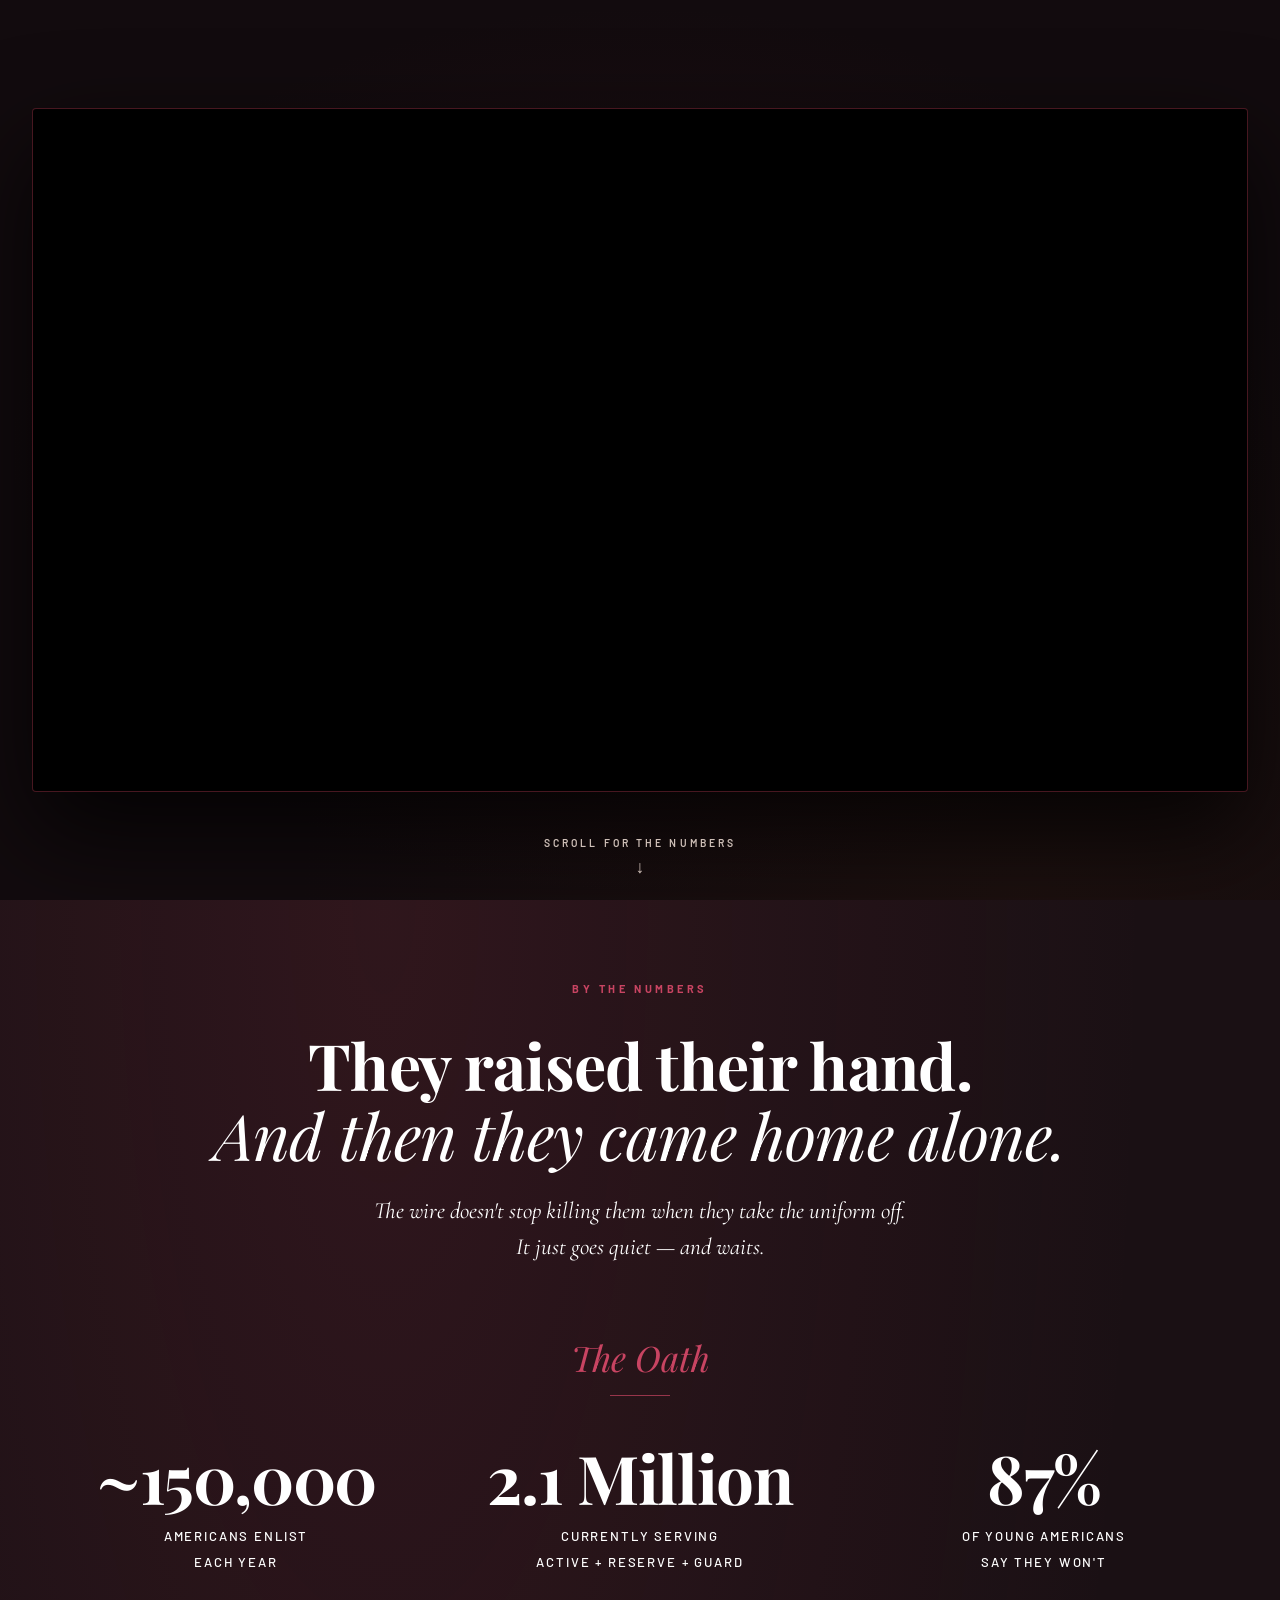
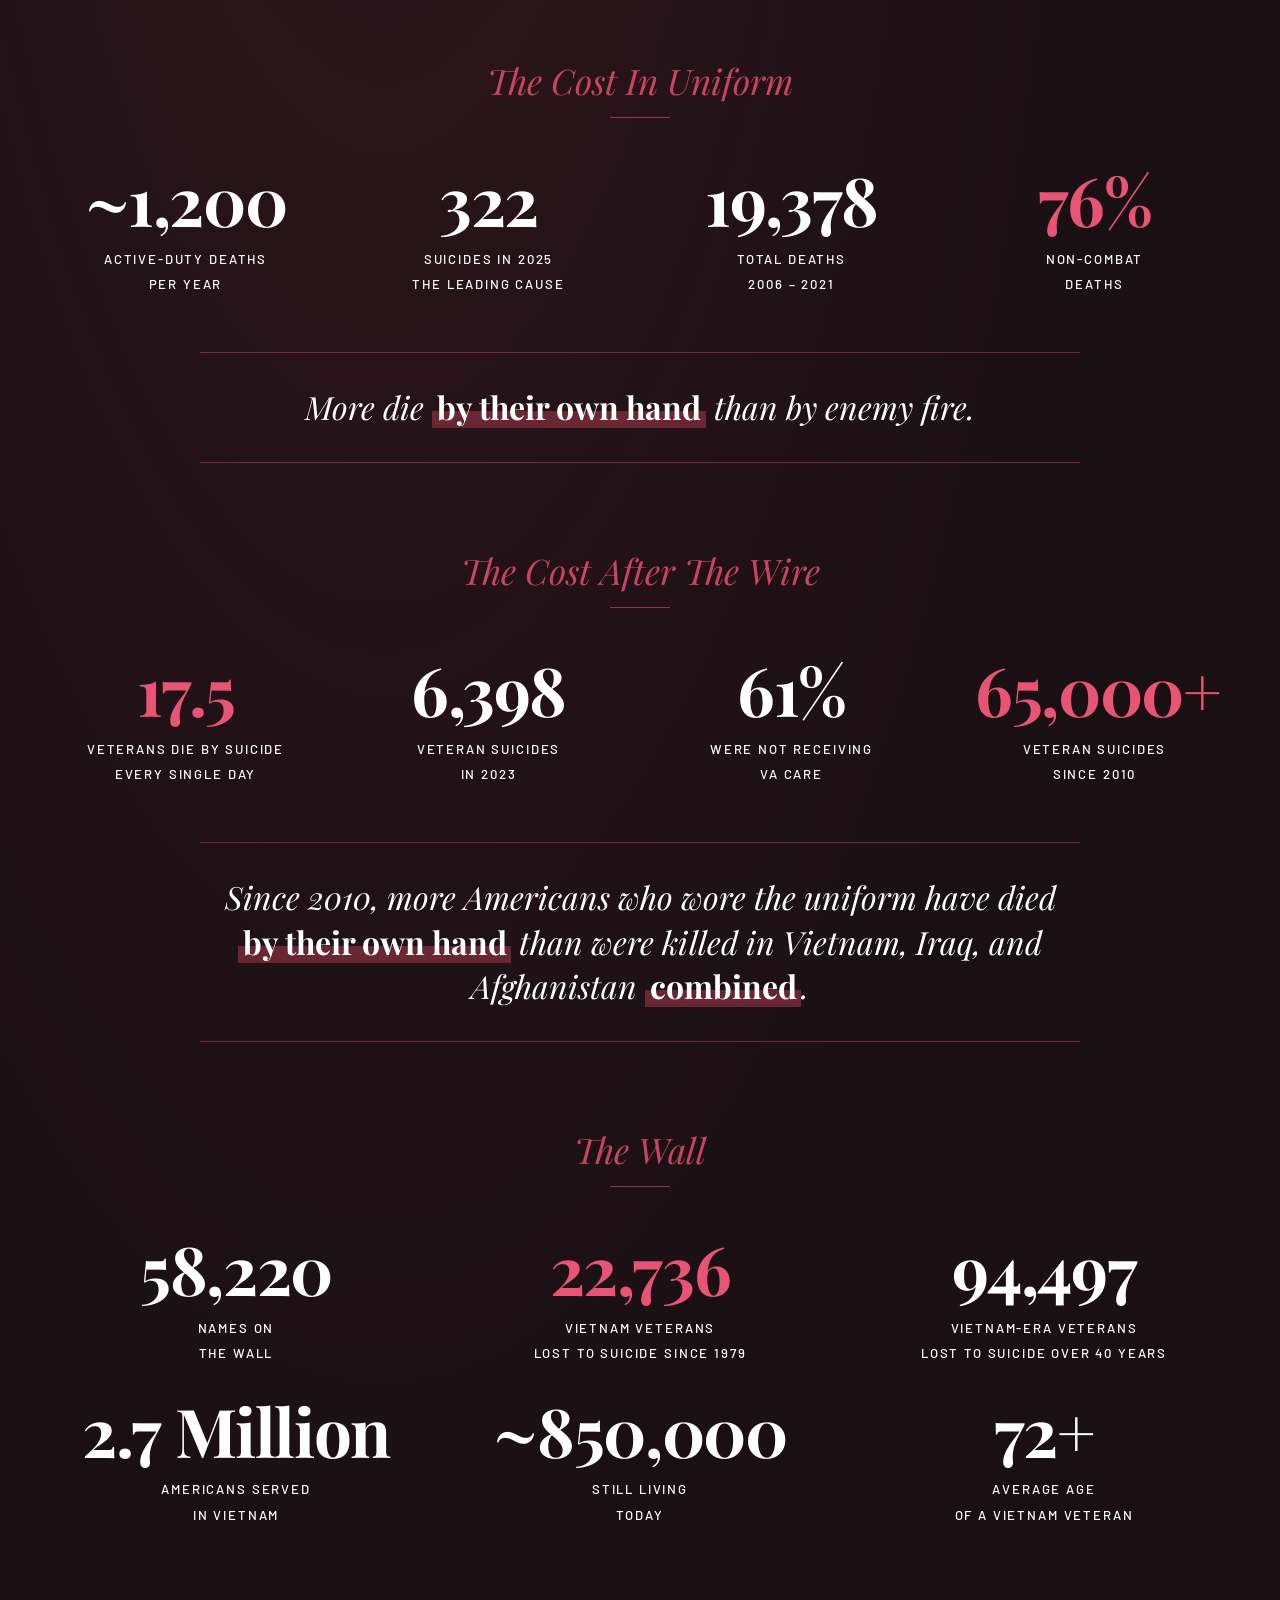
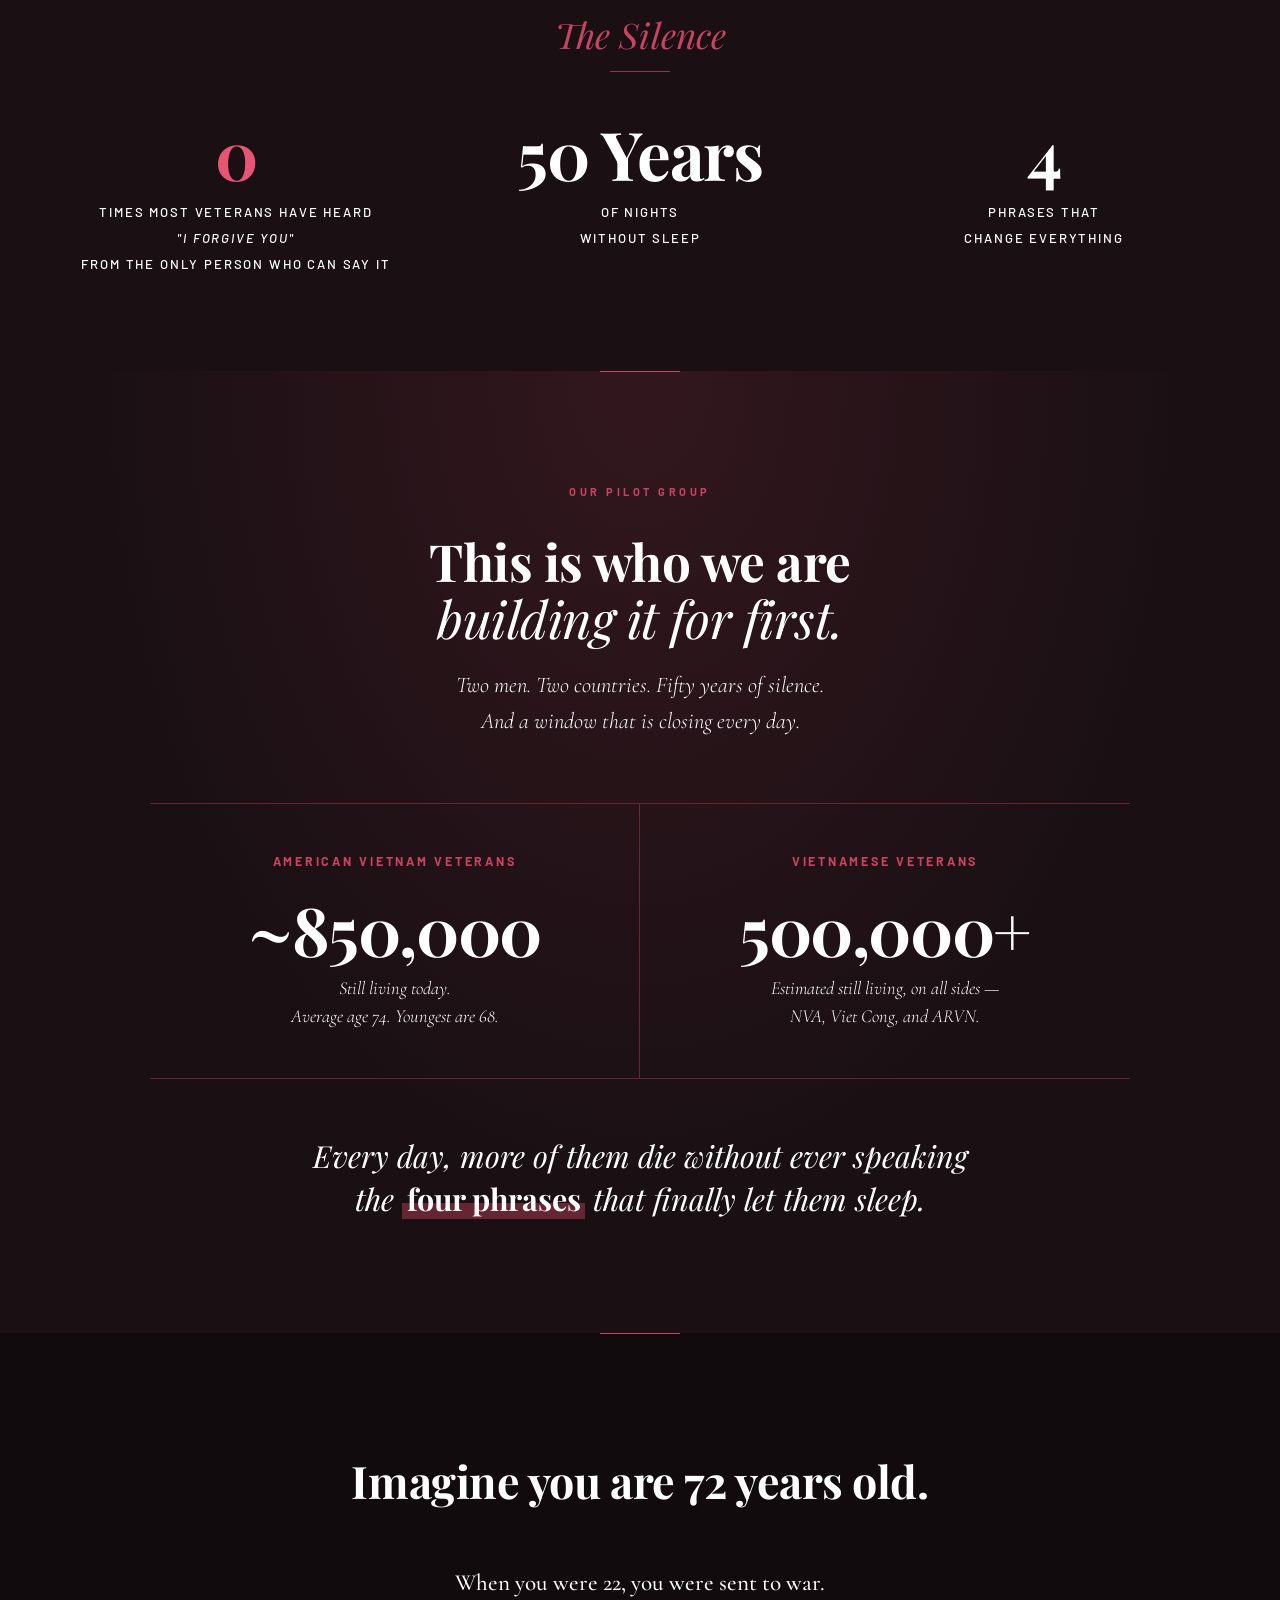
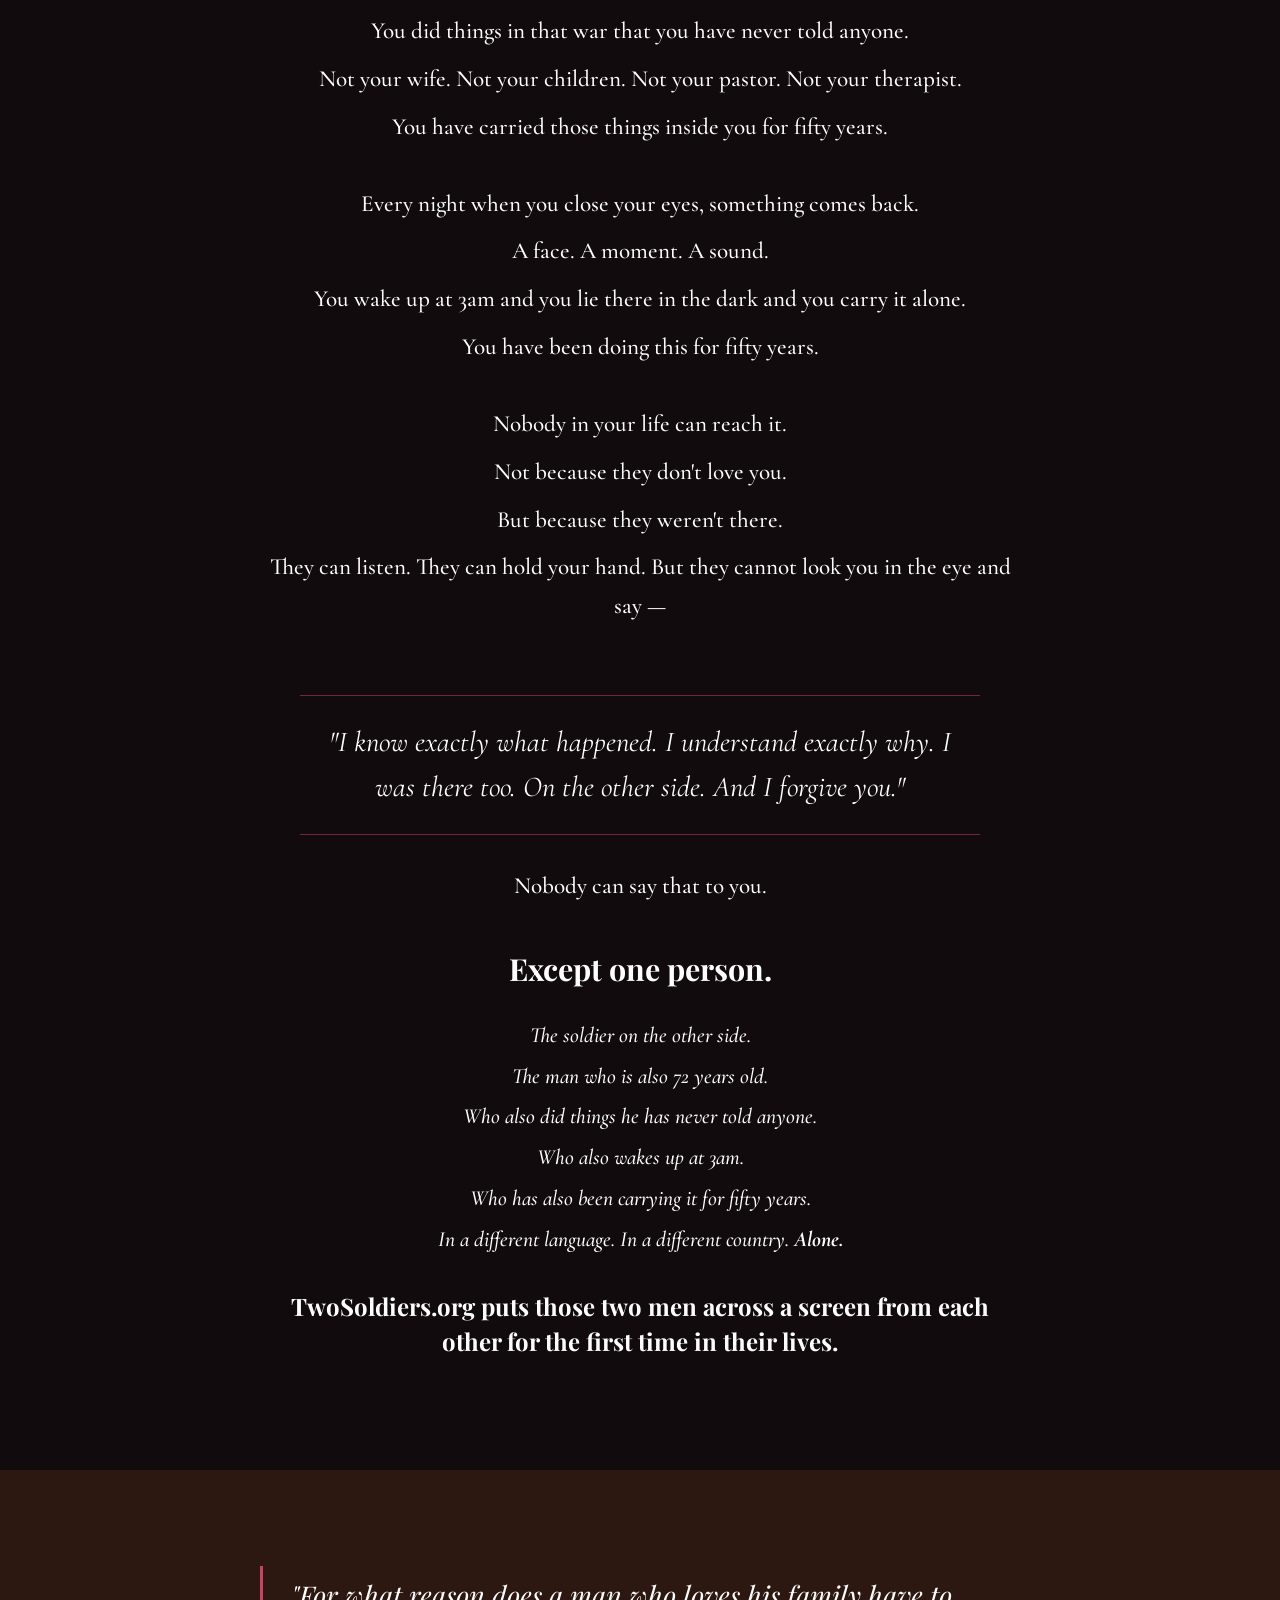
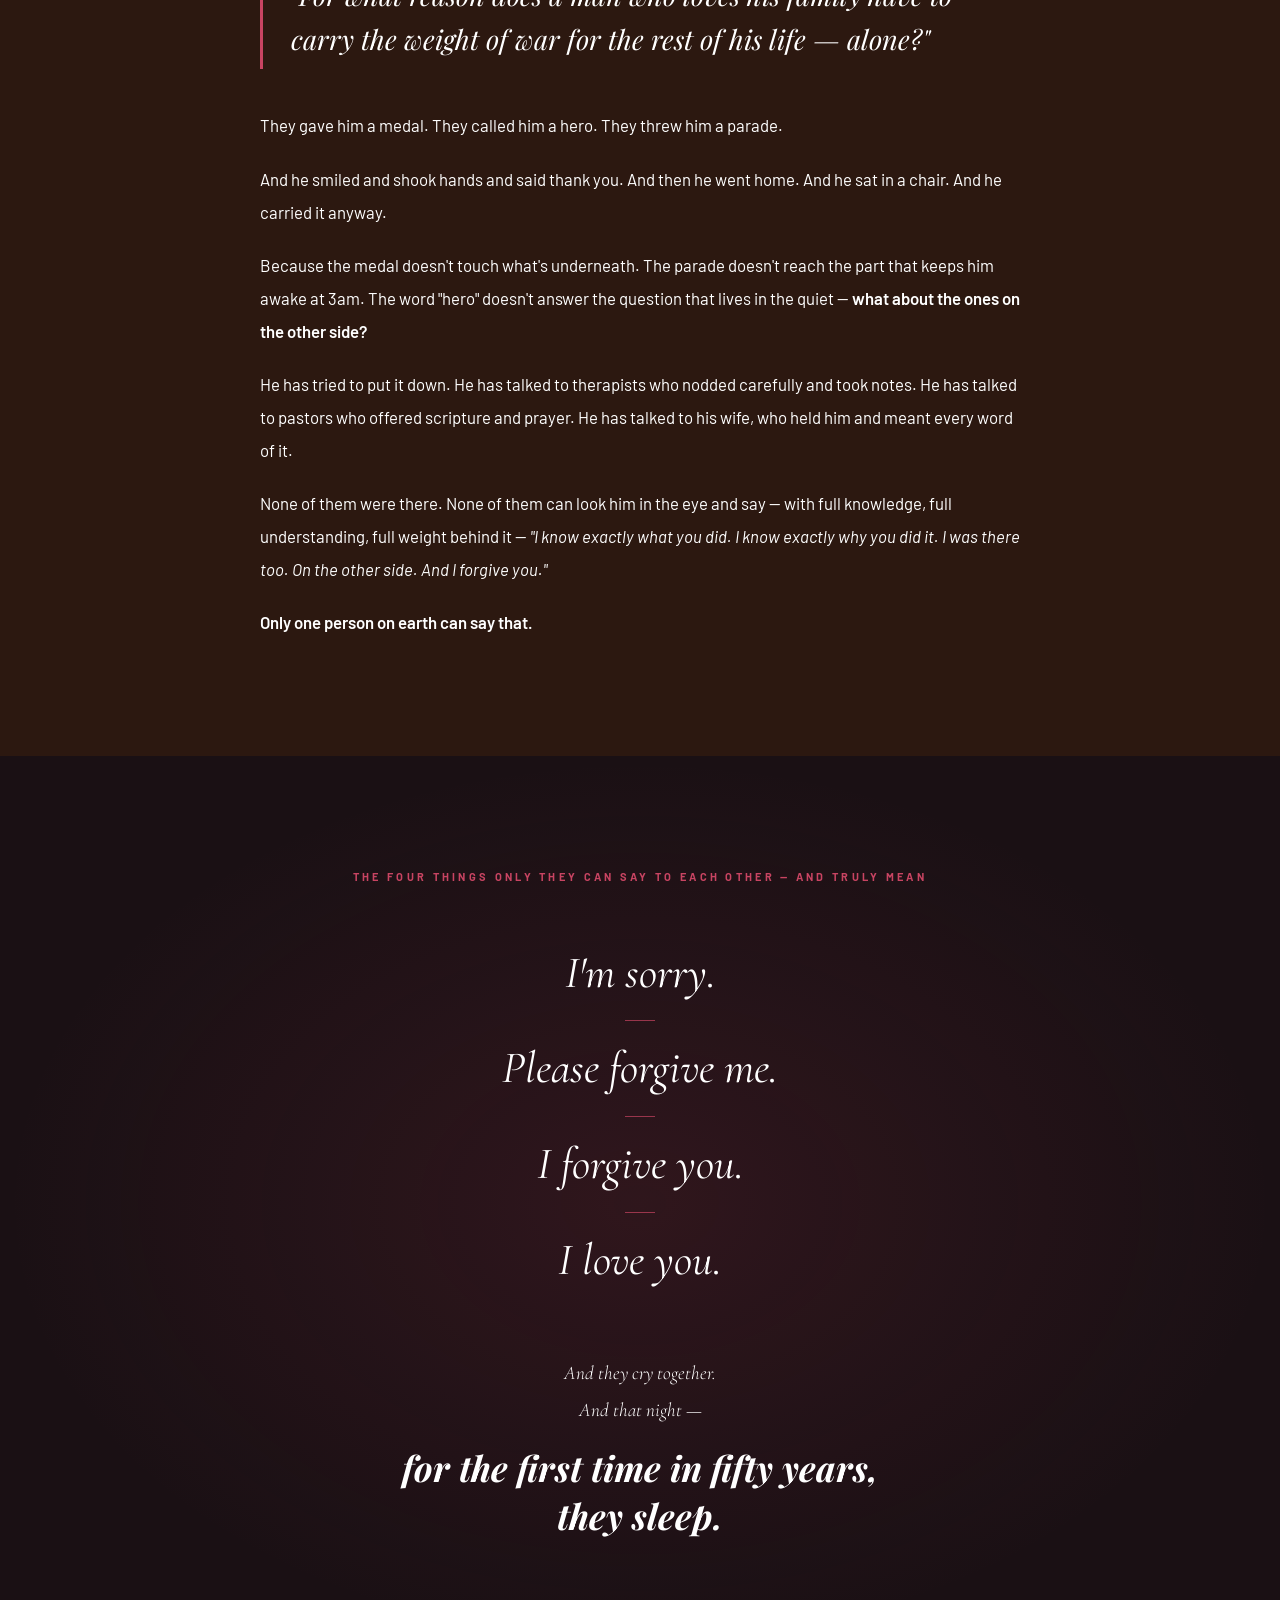
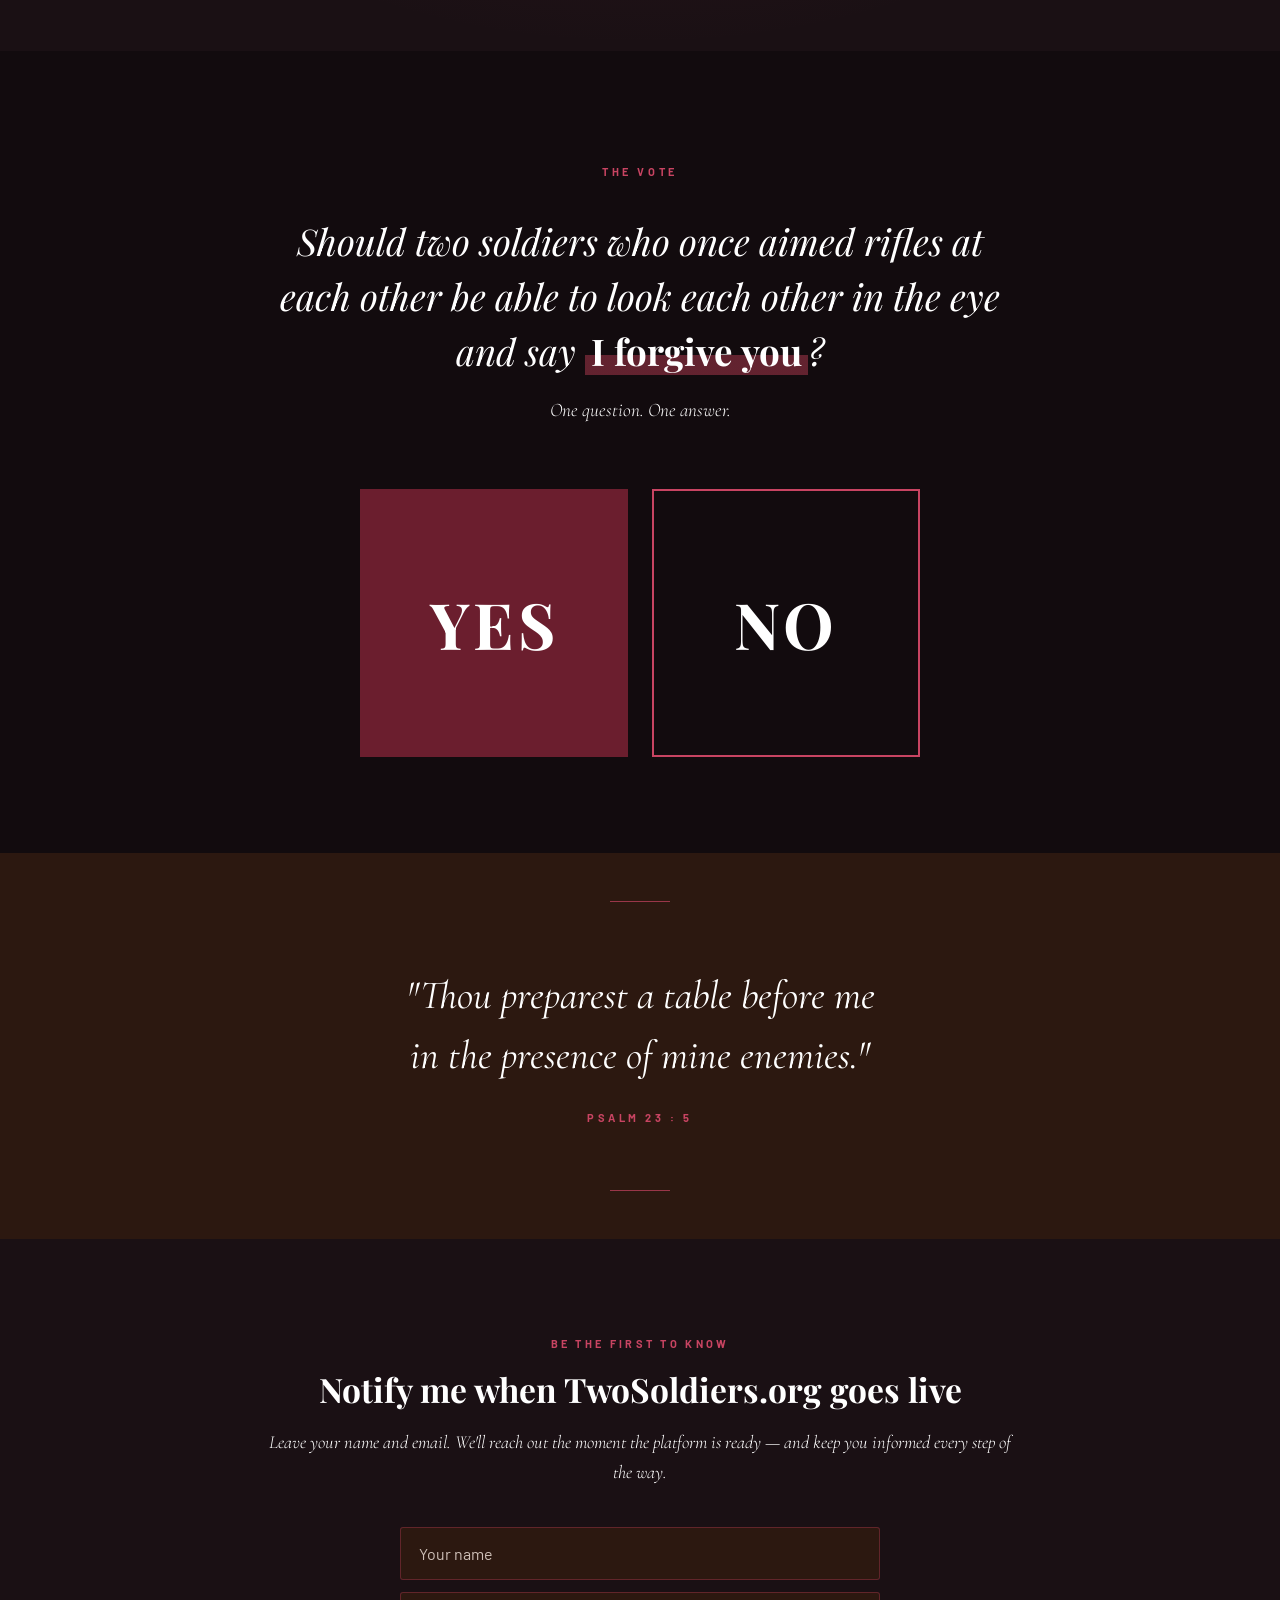
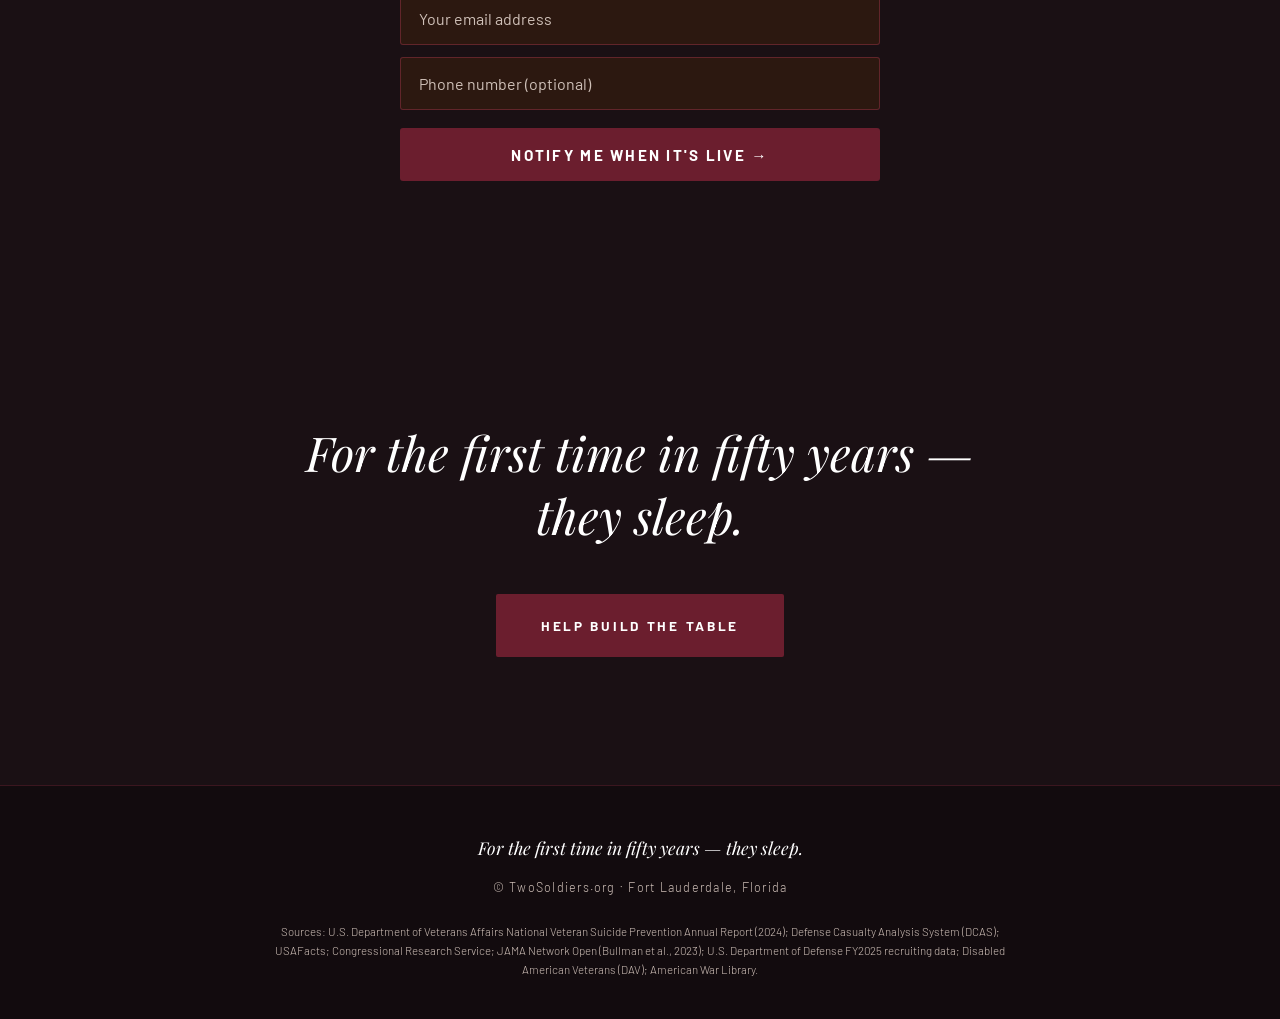
<file: index.html>
<!DOCTYPE html>
<html lang="en">
<head>
<meta charset="UTF-8">
<meta name="viewport" content="width=device-width, initial-scale=1.0">
<title>TwoSoldiers.org — For the first time in fifty years, they sleep.</title>
<meta name="description" content="More U.S. veterans have died by their own hand since 2010 than were killed in Vietnam, Iraq, and Afghanistan combined. TwoSoldiers.org is the platform that lets them speak the four phrases that finally let them sleep.">
<link rel="preconnect" href="https://fonts.googleapis.com">
<link rel="preconnect" href="https://fonts.gstatic.com" crossorigin>
<link href="https://fonts.googleapis.com/css2?family=Playfair+Display:ital,wght@0,400;0,700;0,900;1,400;1,700&family=Cormorant+Garamond:ital,wght@0,300;0,400;1,300;1,400;1,600&family=Barlow:wght@200;300;400;500;600;700&display=swap" rel="stylesheet">
<script src="https://www.google.com/recaptcha/api.js" async defer></script>
<style>
  :root {
    --night: #1A1014;
    --night-deep: #120B0E;
    --espresso: #2C1810;
    --cherry: #6B1E2E;
    --cherry-bright: #C84462;       /* mid-bright burgundy for small/thin accents */
    --cherry-glow: #E85574;         /* brighter pink-red, for large bold display only */
    /* Text — pushed brighter; reserve pink for thick stat numbers only */
    --text-primary: #FFFFFF;        /* pure white — headlines + ALL body */
    --text-strong: #FFFFFF;         /* stat numbers */
    --text-body: #FFFFFF;           /* body copy — was warm parchment, now pure white */
    --text-warm: #F5EBE0;           /* secondary body where slight warmth helps */
    --text-soft: #CFC0B8;           /* meta/labels only — brightened from BFB0A8 */
    --text-quiet: #9A8B83;          /* footer fine print only */
  }

  * { box-sizing: border-box; margin: 0; padding: 0; }
  html { scroll-behavior: smooth; }
  body {
    background: var(--night);
    color: var(--text-body);
    font-family: 'Barlow', sans-serif;
    font-weight: 300;
    line-height: 1.6;
    -webkit-font-smoothing: antialiased;
    overflow-x: hidden;
  }

  /* NAV */
  .nav {
    position: fixed; top: 0; left: 0; right: 0;
    z-index: 100;
    background: rgba(18, 11, 14, 0.94);
    backdrop-filter: blur(12px);
    -webkit-backdrop-filter: blur(12px);
    border-bottom: 1px solid rgba(178, 58, 80, 0.3);
    padding: 1rem 2.5rem;
    display: flex; align-items: center; justify-content: space-between;
    gap: 1rem; flex-wrap: wrap;
    /* Hidden by default — slides down once user scrolls */
    transform: translateY(-100%);
    opacity: 0;
    transition: transform 0.5s ease, opacity 0.5s ease;
    pointer-events: none;
  }
  .nav.nav-visible {
    transform: translateY(0);
    opacity: 1;
    pointer-events: auto;
  }
  .nav-logo {
    font-family: 'Playfair Display', serif;
    font-size: 1.05rem; font-weight: 700;
    color: var(--text-primary);
    letter-spacing: 0.04em; text-decoration: none;
  }
  .nav-logo span { color: var(--cherry-bright); }
  .nav-links { display: flex; gap: 0.25rem; align-items: center; flex-wrap: wrap; }
  .nav-link {
    color: var(--text-soft);
    font-size: 0.72rem; font-weight: 600;
    letter-spacing: 0.18em; text-transform: uppercase;
    padding: 0.55rem 1rem; text-decoration: none;
    transition: color 0.2s;
  }
  .nav-link:hover { color: var(--text-primary); }
  .nav-donate {
    background: var(--cherry); color: #FFFFFF;
    font-size: 0.72rem; font-weight: 700;
    letter-spacing: 0.18em; text-transform: uppercase;
    padding: 0.7rem 1.3rem; border-radius: 2px;
    text-decoration: none; margin-left: 0.5rem;
    transition: background 0.2s;
  }
  .nav-donate:hover { background: var(--cherry-bright); }

  /* HERO VIDEO — full-bleed, owns the entire viewport on load */
  .hero-video {
    position: relative;
    width: 100%;
    height: 100vh;
    min-height: 480px;
    background: var(--night-deep);
    display: flex;
    align-items: center;
    justify-content: center;
    padding: 2rem;
    overflow: hidden;
  }
  .hero-video::before {
    /* subtle vignette texture so a black placeholder doesn't feel dead */
    content: '';
    position: absolute;
    inset: 0;
    background:
      radial-gradient(ellipse at center, rgba(107, 30, 46, 0.18), transparent 70%),
      radial-gradient(ellipse at 80% 100%, rgba(44, 24, 16, 0.4), transparent 50%);
    pointer-events: none;
  }
  .hero-video-frame {
    position: relative;
    width: 100%;
    max-width: 1400px;
    aspect-ratio: 16 / 9;
    max-height: 100%;
    background: #000;
    border: 1px solid rgba(178, 58, 80, 0.4);
    border-radius: 4px;
    overflow: hidden;
    box-shadow: 0 40px 100px rgba(0, 0, 0, 0.8);
    z-index: 2;
  }
  .hero-video-iframe,
  .hero-video-frame iframe {
    width: 100%;
    height: 100%;
    border: 0;
    display: block;
  }
  .hero-video-placeholder {
    position: absolute;
    inset: 0;
    display: flex;
    flex-direction: column;
    align-items: center;
    justify-content: center;
    background:
      radial-gradient(ellipse at center, rgba(178, 58, 80, 0.25), transparent 70%),
      var(--night-deep);
    padding: 2rem;
    text-align: center;
  }
  .hero-video-icon {
    width: 96px;
    height: 96px;
    border: 2px solid var(--cherry-bright);
    border-radius: 50%;
    display: flex;
    align-items: center;
    justify-content: center;
    margin-bottom: 2rem;
    background: rgba(178, 58, 80, 0.22);
    transition: all 0.3s ease;
  }
  .hero-video-icon:hover {
    background: rgba(178, 58, 80, 0.4);
    transform: scale(1.05);
  }
  .hero-video-icon::after {
    content: '';
    width: 0;
    height: 0;
    border-left: 26px solid var(--cherry-glow);
    border-top: 17px solid transparent;
    border-bottom: 17px solid transparent;
    margin-left: 8px;
  }
  .hero-video-text {
    font-family: 'Playfair Display', serif;
    font-style: italic;
    font-size: clamp(1.5rem, 3vw, 2.2rem);
    font-weight: 400;
    color: var(--text-primary);
    margin-bottom: 0.75rem;
    line-height: 1.3;
  }
  .hero-video-sub {
    font-family: 'Cormorant Garamond', serif;
    font-style: italic;
    font-size: clamp(1rem, 1.5vw, 1.2rem);
    color: var(--text-body);
    margin-bottom: 1.5rem;
  }
  .hero-video-code {
    font-family: 'Barlow', monospace;
    font-size: 0.7rem;
    letter-spacing: 0.2em;
    color: var(--text-soft);
    text-transform: uppercase;
  }
  .hero-scroll-hint {
    position: absolute;
    bottom: 1.5rem;
    left: 50%;
    transform: translateX(-50%);
    display: flex;
    flex-direction: column;
    align-items: center;
    gap: 0.4rem;
    z-index: 3;
    color: var(--text-soft);
    animation: scrollHint 2.5s ease-in-out infinite;
  }
  .hero-scroll-label {
    font-size: 0.65rem;
    font-weight: 600;
    letter-spacing: 0.3em;
    text-transform: uppercase;
  }
  .hero-scroll-arrow {
    font-size: 1.1rem;
    line-height: 1;
  }
  @keyframes scrollHint {
    0%, 100% { transform: translateX(-50%) translateY(0); opacity: 0.6; }
    50% { transform: translateX(-50%) translateY(6px); opacity: 1; }
  }

  /* NUMBERS HERO */
  .numbers-hero {
    padding: 5rem 2rem 4rem;
    background:
      radial-gradient(ellipse at 30% 0%, rgba(178, 58, 80, 0.14), transparent 60%),
      var(--night);
    position: relative;
  }
  .container { max-width: 1180px; margin: 0 auto; position: relative; z-index: 2; }
  .container-narrow { max-width: 760px; margin: 0 auto; position: relative; z-index: 2; }

  .eyebrow {
    font-size: 11px; font-weight: 700;
    letter-spacing: 0.32em; text-transform: uppercase;
    color: var(--cherry-bright);
    margin-bottom: 2rem; text-align: center;
  }
  .hero-headline {
    font-family: 'Playfair Display', serif;
    font-size: clamp(2rem, 5.5vw, 4rem);
    font-weight: 700; line-height: 1.1;
    color: var(--text-primary);
    text-align: center; margin-bottom: 1.5rem;
    letter-spacing: -0.01em;
  }
  .hero-headline em { font-style: italic; font-weight: 400; color: var(--text-body); }
  .hero-sub {
    font-family: 'Cormorant Garamond', serif;
    font-style: italic; font-weight: 400;
    font-size: clamp(1.15rem, 2vw, 1.45rem);
    text-align: center; color: var(--text-body);
    margin: 0 auto 4rem; max-width: 700px;
    line-height: 1.55;
  }

  /* STAT BLOCKS */
  .stat-block { margin-bottom: 5rem; }
  .stat-block:last-child { margin-bottom: 0; }
  .stat-block-label {
    font-family: 'Playfair Display', serif;
    font-style: italic;
    font-size: clamp(1.5rem, 3vw, 2.2rem);
    font-weight: 400; color: var(--cherry-bright);
    text-align: center; margin-bottom: 0.5rem;
  }
  .stat-block-rule {
    width: 60px; height: 1px;
    background: var(--cherry-bright);
    margin: 0 auto 3rem; opacity: 0.7;
  }
  .stats-row {
    display: grid;
    grid-template-columns: repeat(auto-fit, minmax(240px, 1fr));
    gap: 2.5rem 2rem; margin-bottom: 2rem;
  }
  .stat { text-align: center; padding: 0 1rem; }
  .stat-number {
    font-family: 'Playfair Display', serif;
    font-size: clamp(2.6rem, 5.5vw, 4.2rem);
    font-weight: 700; line-height: 1;
    color: var(--text-strong);
    letter-spacing: -0.02em;
    margin-bottom: 0.7rem; display: block;
  }
  .stat-number.cherry { color: var(--cherry-glow); }
  .stat-label {
    font-family: 'Barlow', sans-serif;
    font-size: 0.82rem; font-weight: 500;
    letter-spacing: 0.14em; text-transform: uppercase;
    color: var(--text-body); line-height: 1.55;
  }
  .gut-punch {
    font-family: 'Playfair Display', serif;
    font-style: italic; font-weight: 400;
    font-size: clamp(1.4rem, 2.6vw, 2rem);
    line-height: 1.4; text-align: center;
    color: #FFFFFF;
    max-width: 880px; margin: 3.5rem auto 0;
    padding: 2rem 1.5rem;
    border-top: 1px solid rgba(178, 58, 80, 0.6);
    border-bottom: 1px solid rgba(178, 58, 80, 0.6);
  }
  .gut-punch strong {
    font-weight: 700; color: #FFFFFF; font-style: normal;
    background: linear-gradient(180deg, transparent 60%, rgba(178, 58, 80, 0.5) 60%);
    padding: 0 0.15em;
  }

  /* PILOT */
  .pilot {
    padding: 7rem 2rem;
    background:
      radial-gradient(ellipse at center top, rgba(178, 58, 80, 0.16), transparent 60%),
      var(--night);
    position: relative;
  }
  .pilot::before {
    content: ''; position: absolute;
    top: 0; left: 50%; transform: translateX(-50%);
    width: 80px; height: 1px; background: var(--cherry-bright);
  }
  .pilot-headline {
    font-family: 'Playfair Display', serif;
    font-size: clamp(2rem, 4.5vw, 3.2rem);
    font-weight: 700; line-height: 1.12;
    color: var(--text-primary);
    text-align: center; margin-bottom: 1.25rem;
    letter-spacing: -0.01em;
  }
  .pilot-headline em { font-style: italic; font-weight: 400; color: var(--text-body); }
  .pilot-sub {
    font-family: 'Cormorant Garamond', serif;
    font-style: italic;
    font-size: clamp(1.15rem, 2vw, 1.4rem);
    color: var(--text-body);
    text-align: center; margin: 0 auto 4rem;
    max-width: 680px;
  }
  .pilot-grid {
    display: grid; grid-template-columns: 1fr 1fr;
    max-width: 980px; margin: 0 auto 3.5rem;
    border-top: 1px solid rgba(178, 58, 80, 0.5);
    border-bottom: 1px solid rgba(178, 58, 80, 0.5);
  }
  .pilot-side { padding: 3rem 2rem; text-align: center; }
  .pilot-side:first-child { border-right: 1px solid rgba(178, 58, 80, 0.5); }
  .pilot-side-label {
    font-family: 'Barlow', sans-serif;
    font-size: 0.78rem; font-weight: 700;
    letter-spacing: 0.22em; text-transform: uppercase;
    color: var(--cherry-bright);
    margin-bottom: 1.5rem;
  }
  .pilot-side-number {
    font-family: 'Playfair Display', serif;
    font-size: clamp(2.8rem, 6vw, 4.2rem);
    font-weight: 700; line-height: 1;
    color: var(--text-strong);
    letter-spacing: -0.02em;
    margin-bottom: 0.75rem;
  }
  .pilot-side-desc {
    font-family: 'Cormorant Garamond', serif;
    font-style: italic; font-size: 1.15rem;
    color: var(--text-body); line-height: 1.5;
  }
  .pilot-close {
    font-family: 'Playfair Display', serif;
    font-style: italic;
    font-size: clamp(1.4rem, 2.6vw, 1.9rem);
    line-height: 1.4; text-align: center;
    color: var(--text-primary);
    max-width: 780px; margin: 0 auto;
  }
  .pilot-close strong {
    font-weight: 700; color: #FFFFFF; font-style: normal;
    background: linear-gradient(180deg, transparent 60%, rgba(178, 58, 80, 0.5) 60%);
    padding: 0 0.15em;
  }

  /* IMAGINE */
  .imagine {
    background: var(--night-deep);
    padding: 7rem 2rem; position: relative;
  }
  .imagine::before {
    content: ''; position: absolute;
    top: 0; left: 50%; transform: translateX(-50%);
    width: 80px; height: 1px; background: var(--cherry-bright);
  }
  .imagine-opener {
    font-family: 'Playfair Display', serif;
    font-size: clamp(1.9rem, 4vw, 2.8rem);
    font-weight: 700; color: var(--text-primary);
    text-align: center; margin-bottom: 3rem;
    letter-spacing: -0.01em;
  }
  .imagine-line {
    font-family: 'Cormorant Garamond', serif;
    font-size: clamp(1.2rem, 1.9vw, 1.45rem);
    font-weight: 500; line-height: 1.65;
    color: #FFFFFF;
    text-align: center; margin-bottom: 0.6rem;
  }
  .imagine-space { height: 1.8rem; }
  .imagine-pull {
    font-family: 'Cormorant Garamond', serif;
    font-style: italic;
    font-size: clamp(1.4rem, 2.4vw, 1.8rem);
    font-weight: 400; line-height: 1.55;
    color: #FFFFFF;
    text-align: center; margin: 2rem auto;
    max-width: 680px; padding: 1.5rem 1.5rem;
    border-top: 1px solid rgba(178, 58, 80, 0.6);
    border-bottom: 1px solid rgba(178, 58, 80, 0.6);
  }
  .imagine-except {
    font-family: 'Playfair Display', serif;
    font-size: clamp(1.4rem, 2.6vw, 1.9rem);
    font-weight: 700; color: var(--text-primary);
    text-align: center; margin: 2.5rem 0 1.5rem;
  }
  .imagine-close {
    font-family: 'Cormorant Garamond', serif;
    font-style: italic;
    font-size: clamp(1.15rem, 1.8vw, 1.35rem);
    font-weight: 500;
    color: #FFFFFF;
    text-align: center; margin-bottom: 0.4rem;
  }
  .imagine-close strong { color: #FFFFFF; font-weight: 700; }
  .imagine-bridge {
    font-family: 'Playfair Display', serif;
    font-weight: 700;
    font-size: clamp(1.25rem, 2vw, 1.5rem);
    color: var(--text-primary);
    text-align: center; margin-top: 2rem;
    line-height: 1.45; padding: 0 1rem;
  }

  /* STORY */
  .story { background: var(--espresso); padding: 6rem 2rem; }
  .story-pull {
    font-family: 'Playfair Display', serif;
    font-style: italic;
    font-size: clamp(1.35rem, 2.4vw, 1.7rem);
    line-height: 1.6; color: var(--text-primary);
    padding: 0.5rem 0 0.5rem 1.75rem;
    border-left: 3px solid var(--cherry-bright);
    margin-bottom: 2.5rem;
  }
  .story-body {
    font-family: 'Barlow', sans-serif;
    font-size: 1.05rem; font-weight: 400;
    line-height: 1.95; color: var(--text-body);
    margin-bottom: 1.3rem;
  }
  .story-body strong { color: var(--text-primary); font-weight: 600; }
  .story-body em { font-style: italic; color: var(--text-primary); }

  /* PHRASES */
  .phrases {
    padding: 7rem 2rem;
    background:
      radial-gradient(ellipse at center, rgba(178, 58, 80, 0.14), transparent 70%),
      var(--night);
    text-align: center;
  }
  .phrases-intro {
    font-size: 11px; font-weight: 700;
    letter-spacing: 0.3em; text-transform: uppercase;
    color: var(--cherry-bright); margin-bottom: 3rem;
  }
  .phrase {
    font-family: 'Cormorant Garamond', serif;
    font-style: italic;
    font-size: clamp(1.8rem, 3.8vw, 2.8rem);
    font-weight: 400; color: var(--text-primary);
    line-height: 1.4; padding: 0.5rem 0;
  }
  .phrase-divider {
    width: 30px; height: 1px;
    background: var(--cherry-bright);
    margin: 0.5rem auto; opacity: 0.7;
  }
  .phrases-outro { margin-top: 3.5rem; }
  .phrases-outro-line {
    font-family: 'Cormorant Garamond', serif;
    font-style: italic; font-size: 1.2rem;
    color: var(--text-body); line-height: 1.9;
  }
  .phrases-outro-close {
    font-family: 'Playfair Display', serif;
    font-style: italic;
    font-size: clamp(1.6rem, 3vw, 2.2rem);
    font-weight: 700; color: var(--text-primary);
    margin-top: 1rem; line-height: 1.35;
  }

  /* VOTE */
  .vote {
    padding: 7rem 2rem 6rem;
    background: var(--night-deep);
    text-align: center;
  }
  .vote-question {
    font-family: 'Playfair Display', serif;
    font-size: clamp(1.7rem, 3vw, 2.3rem);
    font-style: italic; font-weight: 400;
    line-height: 1.5; color: var(--text-primary);
    max-width: 720px; margin: 0 auto 1rem;
  }
  .vote-question strong {
    font-weight: 700; color: #FFFFFF; font-style: normal;
    background: linear-gradient(180deg, transparent 60%, rgba(178, 58, 80, 0.5) 60%);
    padding: 0 0.15em;
  }
  .vote-sub {
    font-family: 'Cormorant Garamond', serif;
    font-style: italic; font-size: 1.2rem;
    color: var(--text-body); margin-bottom: 4rem;
  }
  .vote-buttons {
    display: grid; grid-template-columns: 1fr 1fr;
    gap: 1.5rem; max-width: 560px; margin: 0 auto;
  }
  .vote-btn {
    aspect-ratio: 1 / 1;
    border: 2px solid var(--cherry-bright);
    background: transparent; color: var(--text-primary);
    font-family: 'Playfair Display', serif;
    font-size: clamp(2.4rem, 7vw, 4rem);
    font-weight: 700; letter-spacing: 0.05em;
    cursor: pointer; transition: all 0.3s ease;
    display: flex; align-items: center; justify-content: center;
  }
  .vote-btn.yes { background: var(--cherry); border-color: var(--cherry); }
  .vote-btn.yes:hover {
    background: var(--cherry-bright); border-color: var(--cherry-bright);
    transform: translateY(-4px);
    box-shadow: 0 20px 40px rgba(178, 58, 80, 0.5);
  }
  .vote-btn.no:hover {
    background: rgba(178, 58, 80, 0.15);
    transform: translateY(-4px);
  }
  .vote-btn[disabled] { opacity: 0.7; cursor: default; transform: none; box-shadow: none; }

  /* PSALM */
  .psalm {
    padding: 7rem 2rem;
    background: var(--espresso);
    text-align: center; position: relative;
  }
  .psalm::before, .psalm::after {
    content: ''; position: absolute;
    left: 50%; transform: translateX(-50%);
    width: 60px; height: 1px;
    background: var(--cherry-bright); opacity: 0.7;
  }
  .psalm::before { top: 3rem; }
  .psalm::after { bottom: 3rem; }
  .psalm-text {
    font-family: 'Cormorant Garamond', serif;
    font-style: italic;
    font-size: clamp(1.7rem, 3.2vw, 2.5rem);
    font-weight: 400; line-height: 1.5;
    color: var(--text-primary);
    max-width: 820px; margin: 0 auto 1.5rem;
  }
  .psalm-ref {
    font-size: 11px; font-weight: 700;
    letter-spacing: 0.32em; text-transform: uppercase;
    color: var(--cherry-bright);
  }

  /* SIGNUP */
  .signup { background: var(--night); padding: 6rem 2rem; }
  .signup-eyebrow {
    font-size: 11px; font-weight: 700;
    letter-spacing: 0.3em; text-transform: uppercase;
    color: var(--cherry-bright);
    margin-bottom: 1rem; text-align: center;
  }
  .signup-head {
    font-family: 'Playfair Display', serif;
    font-size: clamp(1.6rem, 2.8vw, 2.1rem);
    font-weight: 700; color: var(--text-primary);
    margin-bottom: 1rem; text-align: center;
    line-height: 1.3;
  }
  .signup-sub {
    font-family: 'Cormorant Garamond', serif;
    font-style: italic; font-size: 1.15rem;
    color: var(--text-body);
    margin-bottom: 2.5rem; text-align: center;
    line-height: 1.6;
  }
  .signup-form { max-width: 480px; margin: 0 auto; }
  .field {
    width: 100%; background: var(--espresso);
    border: 1px solid rgba(178, 58, 80, 0.4);
    color: var(--text-primary);
    padding: 1rem 1.1rem;
    font-family: 'Barlow', sans-serif;
    font-size: 1rem; border-radius: 3px;
    outline: none; margin-bottom: 12px;
    display: block; transition: border-color 0.2s;
  }
  .field::placeholder { color: var(--text-soft); }
  .field:focus { border-color: var(--cherry-bright); }
  .btn-submit {
    width: 100%; background: var(--cherry); color: #FFFFFF;
    border: none; padding: 1.1rem;
    font-family: 'Barlow', sans-serif;
    font-size: 0.95rem; font-weight: 700;
    letter-spacing: 0.15em; text-transform: uppercase;
    border-radius: 3px; cursor: pointer;
    transition: background 0.2s; margin-top: 6px;
  }
  .btn-submit:hover { background: var(--cherry-bright); }

  /* CLOSING */
  .closing { padding: 8rem 2rem; background: var(--night); text-align: center; }
  .closing-line {
    font-family: 'Playfair Display', serif;
    font-style: italic;
    font-size: clamp(1.8rem, 4vw, 3rem);
    font-weight: 400; line-height: 1.3;
    color: var(--text-primary);
    max-width: 820px; margin: 0 auto 3rem;
  }
  .closing-cta {
    display: inline-block;
    background: var(--cherry); color: #FFFFFF;
    font-family: 'Barlow', sans-serif;
    font-size: 0.85rem; font-weight: 700;
    letter-spacing: 0.2em; text-transform: uppercase;
    padding: 1.3rem 2.8rem; text-decoration: none;
    border-radius: 2px; transition: all 0.2s;
  }
  .closing-cta:hover {
    background: var(--cherry-bright);
    transform: translateY(-2px);
    box-shadow: 0 12px 32px rgba(178, 58, 80, 0.5);
  }

  /* FOOTER */
  .footer {
    background: var(--night-deep);
    padding: 3rem 2rem 2.5rem;
    border-top: 1px solid rgba(178, 58, 80, 0.25);
    text-align: center;
  }
  .footer-tagline {
    font-family: 'Playfair Display', serif;
    font-style: italic; font-size: 1.1rem;
    color: var(--text-body); margin-bottom: 1rem;
  }
  .footer-meta {
    font-size: 0.78rem; letter-spacing: 0.1em;
    color: var(--text-soft);
  }
  .footer-sources {
    font-size: 0.72rem; color: var(--text-soft);
    margin: 1.5rem auto 0; max-width: 760px;
    line-height: 1.65;
  }

  /* RESPONSIVE */
  @media (max-width: 720px) {
    .nav { padding: 0.85rem 1rem; }
    .nav-links { justify-content: center; }
    .nav-link { padding: 0.45rem 0.65rem; font-size: 0.66rem; letter-spacing: 0.12em; }
    .nav-donate { font-size: 0.66rem; padding: 0.55rem 0.95rem; }
    .hero-video { height: 100vh; min-height: 420px; padding: 1rem; }
    .hero-video-icon { width: 72px; height: 72px; margin-bottom: 1.25rem; }
    .hero-video-icon::after {
      border-left: 20px solid var(--cherry-glow);
      border-top: 13px solid transparent;
      border-bottom: 13px solid transparent;
    }
    .numbers-hero { padding: 4rem 1.25rem 3rem; }
    .stat { padding: 0; }
    .stats-row { gap: 2.5rem 1rem; }
    .gut-punch { padding: 1.75rem 1rem; margin-top: 2.5rem; }
    .pilot { padding: 5rem 1.25rem; }
    .pilot-grid { grid-template-columns: 1fr; }
    .pilot-side { padding: 2.5rem 1.5rem; }
    .pilot-side:first-child {
      border-right: none;
      border-bottom: 1px solid rgba(178, 58, 80, 0.5);
    }
    .imagine, .story, .phrases, .vote, .psalm, .signup, .closing { padding: 5rem 1.25rem; }
    .vote-buttons { gap: 1rem; }
    .story-pull { padding-left: 1.25rem; }
  }
</style>
</head>
<body>

<!-- NAV -->
<nav class="nav">
  <a href="/" class="nav-logo">Two<span>Soldiers</span>.org</a>
  <div class="nav-links">
    <a href="/visionary" class="nav-link">Visionary</a>
    <a href="/partner" class="nav-link">Partner</a>
    <a href="/contact" class="nav-link">Contact</a>
    <a href="https://gofundme.com/f/twosoldiers-org" class="nav-donate" target="_blank" rel="noopener">Donate</a>
  </div>
</nav>

<!-- HERO VIDEO — full-bleed, autoplay -->
<section class="hero-video">
  <div class="hero-video-frame">

    <iframe class="hero-video-iframe"
      src="https://www.youtube.com/embed/lILlK1igNEg?autoplay=1&mute=1&loop=1&playlist=lILlK1igNEg&rel=0&modestbranding=1"
      title="TwoSoldiers.org"
      allow="autoplay; accelerometer; clipboard-write; encrypted-media; gyroscope; picture-in-picture; web-share"
      allowfullscreen>
    </iframe>

  </div>

  <div class="hero-scroll-hint">
    <span class="hero-scroll-label">Scroll for the numbers</span>
    <span class="hero-scroll-arrow">↓</span>
  </div>
</section>

<!-- BY THE NUMBERS -->
<section class="numbers-hero">
  <div class="container">

    <p class="eyebrow">By The Numbers</p>

    <h1 class="hero-headline">
      They raised their hand.<br>
      <em>And then they came home alone.</em>
    </h1>

    <p class="hero-sub">
      The wire doesn't stop killing them when they take the uniform off.<br>
      It just goes quiet — and waits.
    </p>

    <!-- THE OATH -->
    <div class="stat-block">
      <p class="stat-block-label">The Oath</p>
      <div class="stat-block-rule"></div>
      <div class="stats-row">
        <div class="stat">
          <span class="stat-number">~150,000</span>
          <span class="stat-label">Americans Enlist<br>Each Year</span>
        </div>
        <div class="stat">
          <span class="stat-number">2.1 Million</span>
          <span class="stat-label">Currently Serving<br>Active + Reserve + Guard</span>
        </div>
        <div class="stat">
          <span class="stat-number">87%</span>
          <span class="stat-label">Of Young Americans<br>Say They Won't</span>
        </div>
      </div>
    </div>

    <!-- THE COST IN UNIFORM -->
    <div class="stat-block">
      <p class="stat-block-label">The Cost In Uniform</p>
      <div class="stat-block-rule"></div>
      <div class="stats-row">
        <div class="stat">
          <span class="stat-number">~1,200</span>
          <span class="stat-label">Active-Duty Deaths<br>Per Year</span>
        </div>
        <div class="stat">
          <span class="stat-number">322</span>
          <span class="stat-label">Suicides In 2025<br>The Leading Cause</span>
        </div>
        <div class="stat">
          <span class="stat-number">19,378</span>
          <span class="stat-label">Total Deaths<br>2006 – 2021</span>
        </div>
        <div class="stat">
          <span class="stat-number cherry">76%</span>
          <span class="stat-label">Non-Combat<br>Deaths</span>
        </div>
      </div>
      <p class="gut-punch">More die <strong>by their own hand</strong> than by enemy fire.</p>
    </div>

    <!-- THE COST AFTER THE WIRE -->
    <div class="stat-block">
      <p class="stat-block-label">The Cost After The Wire</p>
      <div class="stat-block-rule"></div>
      <div class="stats-row">
        <div class="stat">
          <span class="stat-number cherry">17.5</span>
          <span class="stat-label">Veterans Die By Suicide<br>Every Single Day</span>
        </div>
        <div class="stat">
          <span class="stat-number">6,398</span>
          <span class="stat-label">Veteran Suicides<br>In 2023</span>
        </div>
        <div class="stat">
          <span class="stat-number">61%</span>
          <span class="stat-label">Were Not Receiving<br>VA Care</span>
        </div>
        <div class="stat">
          <span class="stat-number cherry">65,000+</span>
          <span class="stat-label">Veteran Suicides<br>Since 2010</span>
        </div>
      </div>
      <p class="gut-punch">Since 2010, more Americans who wore the uniform have died <strong>by their own hand</strong> than were killed in Vietnam, Iraq, and Afghanistan <strong>combined</strong>.</p>
    </div>

    <!-- THE WALL -->
    <div class="stat-block">
      <p class="stat-block-label">The Wall</p>
      <div class="stat-block-rule"></div>
      <div class="stats-row">
        <div class="stat">
          <span class="stat-number">58,220</span>
          <span class="stat-label">Names On<br>The Wall</span>
        </div>
        <div class="stat">
          <span class="stat-number cherry">22,736</span>
          <span class="stat-label">Vietnam Veterans<br>Lost To Suicide Since 1979</span>
        </div>
        <div class="stat">
          <span class="stat-number">94,497</span>
          <span class="stat-label">Vietnam-Era Veterans<br>Lost To Suicide Over 40 Years</span>
        </div>
      </div>
      <div class="stats-row" style="margin-top: 1rem;">
        <div class="stat">
          <span class="stat-number">2.7 Million</span>
          <span class="stat-label">Americans Served<br>In Vietnam</span>
        </div>
        <div class="stat">
          <span class="stat-number">~850,000</span>
          <span class="stat-label">Still Living<br>Today</span>
        </div>
        <div class="stat">
          <span class="stat-number">72+</span>
          <span class="stat-label">Average Age<br>Of A Vietnam Veteran</span>
        </div>
      </div>
    </div>

    <!-- THE SILENCE -->
    <div class="stat-block">
      <p class="stat-block-label">The Silence</p>
      <div class="stat-block-rule"></div>
      <div class="stats-row">
        <div class="stat">
          <span class="stat-number cherry">0</span>
          <span class="stat-label">Times Most Veterans Have Heard<br><em style="font-style:italic;">"I Forgive You"</em><br>From The Only Person Who Can Say It</span>
        </div>
        <div class="stat">
          <span class="stat-number">50 Years</span>
          <span class="stat-label">Of Nights<br>Without Sleep</span>
        </div>
        <div class="stat">
          <span class="stat-number">4</span>
          <span class="stat-label">Phrases That<br>Change Everything</span>
        </div>
      </div>
    </div>

  </div>
</section>

<!-- PILOT TARGET MARKET -->
<section class="pilot">
  <div class="container">
    <p class="eyebrow">Our Pilot Group</p>
    <h2 class="pilot-headline">
      This is who we are<br>
      <em>building it for first.</em>
    </h2>
    <p class="pilot-sub">
      Two men. Two countries. Fifty years of silence.<br>
      And a window that is closing every day.
    </p>

    <div class="pilot-grid">
      <div class="pilot-side">
        <p class="pilot-side-label">American Vietnam Veterans</p>
        <p class="pilot-side-number">~850,000</p>
        <p class="pilot-side-desc">Still living today.<br>Average age 74. Youngest are 68.</p>
      </div>
      <div class="pilot-side">
        <p class="pilot-side-label">Vietnamese Veterans</p>
        <p class="pilot-side-number">500,000+</p>
        <p class="pilot-side-desc">Estimated still living, on all sides —<br>NVA, Viet Cong, and ARVN.</p>
      </div>
    </div>

    <p class="pilot-close">
      Every day, more of them die without ever speaking<br>
      the <strong>four phrases</strong> that finally let them sleep.
    </p>
  </div>
</section>

<!-- IMAGINE 72 -->
<section class="imagine">
  <div class="container-narrow">
    <p class="imagine-opener">Imagine you are 72 years old.</p>

    <p class="imagine-line">When you were 22, you were sent to war.</p>
    <p class="imagine-line">You did things in that war that you have never told anyone.</p>
    <p class="imagine-line">Not your wife. Not your children. Not your pastor. Not your therapist.</p>
    <p class="imagine-line">You have carried those things inside you for fifty years.</p>

    <div class="imagine-space"></div>

    <p class="imagine-line">Every night when you close your eyes, something comes back.</p>
    <p class="imagine-line">A face. A moment. A sound.</p>
    <p class="imagine-line">You wake up at 3am and you lie there in the dark and you carry it alone.</p>
    <p class="imagine-line">You have been doing this for fifty years.</p>

    <div class="imagine-space"></div>

    <p class="imagine-line">Nobody in your life can reach it.</p>
    <p class="imagine-line">Not because they don't love you.</p>
    <p class="imagine-line">But because they weren't there.</p>
    <p class="imagine-line">They can listen. They can hold your hand. But they cannot look you in the eye and say —</p>

    <div class="imagine-space"></div>

    <p class="imagine-pull">"I know exactly what happened. I understand exactly why. I was there too. On the other side. And I forgive you."</p>

    <p class="imagine-line">Nobody can say that to you.</p>

    <p class="imagine-except">Except one person.</p>

    <p class="imagine-close">The soldier on the other side.</p>
    <p class="imagine-close">The man who is also 72 years old.</p>
    <p class="imagine-close">Who also did things he has never told anyone.</p>
    <p class="imagine-close">Who also wakes up at 3am.</p>
    <p class="imagine-close">Who has also been carrying it for fifty years.</p>
    <p class="imagine-close">In a different language. In a different country. <strong>Alone.</strong></p>

    <p class="imagine-bridge">TwoSoldiers.org puts those two men across a screen from each other for the first time in their lives.</p>
  </div>
</section>

<!-- STORY -->
<section class="story">
  <div class="container-narrow">
    <p class="story-pull">"For what reason does a man who loves his family have to carry the weight of war for the rest of his life — alone?"</p>
    <p class="story-body">They gave him a medal. They called him a hero. They threw him a parade.</p>
    <p class="story-body">And he smiled and shook hands and said thank you. And then he went home. And he sat in a chair. And he carried it anyway.</p>
    <p class="story-body">Because the medal doesn't touch what's underneath. The parade doesn't reach the part that keeps him awake at 3am. The word "hero" doesn't answer the question that lives in the quiet — <strong>what about the ones on the other side?</strong></p>
    <p class="story-body">He has tried to put it down. He has talked to therapists who nodded carefully and took notes. He has talked to pastors who offered scripture and prayer. He has talked to his wife, who held him and meant every word of it.</p>
    <p class="story-body">None of them were there. None of them can look him in the eye and say — with full knowledge, full understanding, full weight behind it — <em>"I know exactly what you did. I know exactly why you did it. I was there too. On the other side. And I forgive you."</em></p>
    <p class="story-body"><strong>Only one person on earth can say that.</strong></p>
  </div>
</section>

<!-- FOUR PHRASES -->
<section class="phrases">
  <div class="container-narrow">
    <p class="phrases-intro">The four things only they can say to each other — and truly mean</p>
    <div class="phrase">I'm sorry.</div>
    <div class="phrase-divider"></div>
    <div class="phrase">Please forgive me.</div>
    <div class="phrase-divider"></div>
    <div class="phrase">I forgive you.</div>
    <div class="phrase-divider"></div>
    <div class="phrase">I love you.</div>
    <div class="phrases-outro">
      <p class="phrases-outro-line">And they cry together.</p>
      <p class="phrases-outro-line">And that night —</p>
      <p class="phrases-outro-close">for the first time in fifty years,<br>they sleep.</p>
    </div>
  </div>
</section>

<!-- VOTE -->
<section class="vote">
  <div class="container-narrow">
    <p class="eyebrow">The Vote</p>
    <p class="vote-question">Should two soldiers who once aimed rifles at each other be able to look each other in the eye and say <strong>I forgive you</strong>?</p>
    <p class="vote-sub">One question. One answer.</p>
    <div class="vote-buttons">
      <button class="vote-btn yes" onclick="vote(this)">YES</button>
      <button class="vote-btn no" onclick="vote(this)">NO</button>
    </div>
  </div>
</section>

<!-- PSALM -->
<section class="psalm">
  <div class="container-narrow">
    <p class="psalm-text">"Thou preparest a table before me<br>in the presence of mine enemies."</p>
    <p class="psalm-ref">Psalm 23 : 5</p>
  </div>
</section>

<!-- SIGNUP -->
<section class="signup">
  <div class="container-narrow">
    <p class="signup-eyebrow">Be The First To Know</p>
    <h2 class="signup-head">Notify me when TwoSoldiers.org goes live</h2>
    <p class="signup-sub">Leave your name and email. We'll reach out the moment the platform is ready — and keep you informed every step of the way.</p>
    <form class="signup-form" id="signupForm">
      <input class="field" type="text" name="name" placeholder="Your name" required />
      <input class="field" type="email" name="email" placeholder="Your email address" required />
      <input class="field" type="tel" name="phone" placeholder="Phone number (optional)" />
      <div class="g-recaptcha" data-sitekey="6LdoRPwsAAAAAN8eNBgo7xW-a8EF60qyoSGN4pTA" style="margin: 0 0 12px 0;"></div>
      <input type="hidden" name="_subject" value="New TwoSoldiers.org Signup">
      <button class="btn-submit" type="submit">Notify Me When It's Live →</button>
      <p id="signup-status" style="text-align:center; margin-top:1rem; font-family:'Barlow',sans-serif; font-size:0.9rem;"></p>
    </form>
  </div>
</section>

<!-- CLOSING -->
<section class="closing">
  <div class="container-narrow">
    <p class="closing-line">For the first time in fifty years —<br>they sleep.</p>
    <a href="https://gofundme.com/f/twosoldiers-org" class="closing-cta" target="_blank" rel="noopener">Help Build The Table</a>
  </div>
</section>

<!-- FOOTER -->
<footer class="footer">
  <p class="footer-tagline">For the first time in fifty years — they sleep.</p>
  <p class="footer-meta">© TwoSoldiers.org · Fort Lauderdale, Florida</p>
  <p class="footer-sources">
    Sources: U.S. Department of Veterans Affairs National Veteran Suicide Prevention Annual Report (2024); Defense Casualty Analysis System (DCAS); USAFacts; Congressional Research Service; JAMA Network Open (Bullman et al., 2023); U.S. Department of Defense FY2025 recruiting data; Disabled American Veterans (DAV); American War Library.
  </p>
</footer>

<script>
  // Reveal nav once the user scrolls past ~80% of the hero video
  (function() {
    var nav = document.querySelector('.nav');
    var hero = document.querySelector('.hero-video');
    if (!nav || !hero) return;

    function checkScroll() {
      var triggerPoint = hero.offsetHeight * 0.8;
      if (window.scrollY > triggerPoint) {
        nav.classList.add('nav-visible');
      } else {
        nav.classList.remove('nav-visible');
      }
    }

    window.addEventListener('scroll', checkScroll, { passive: true });
    checkScroll(); // run once on load in case user is already scrolled
  })();

  function vote(btn) {
    document.querySelectorAll('.vote-btn').forEach(b => {
      b.disabled = true;
    });
    btn.textContent = 'Thank you';
  }
</script>

<script>
document.addEventListener("DOMContentLoaded", function(){

    const form = document.getElementById("signupForm");
    if (!form) return;

    form.addEventListener("submit", async function(e){

        e.preventDefault();

        const status = document.getElementById("signup-status");
        const button = form.querySelector(".btn-submit");

        // Captcha validation
        const captcha = grecaptcha.getResponse();

        if(captcha.length === 0){
            status.innerHTML = "❌ Please complete reCAPTCHA";
            status.style.color = "red";
            return;
        }

        button.disabled = true;
        button.innerText = "Sending...";

        status.innerHTML = "";

        const formData = new FormData(form);

        try{

            const response = await fetch(
                "https://formspree.io/f/mykvnzpk",
                {
                    method:"POST",
                    body:formData,
                    headers:{
                        Accept:"application/json"
                    }
                }
            );

            if(response.ok){

                status.innerHTML = "✅ Thank you — we'll be in touch.";
                status.style.color = "green";

                form.reset();
                grecaptcha.reset();
                button.innerText = "You're On The List ✓";

            }else{

                status.innerHTML = "❌ Something went wrong";
                status.style.color = "red";
                button.disabled = false;
                button.innerText = "Notify Me When It's Live →";
            }

        }catch(error){

            status.innerHTML = "❌ Network error";
            status.style.color = "red";
            button.disabled = false;
            button.innerText = "Notify Me When It's Live →";
        }

    });

});
</script>

</body>
</html>
</file>
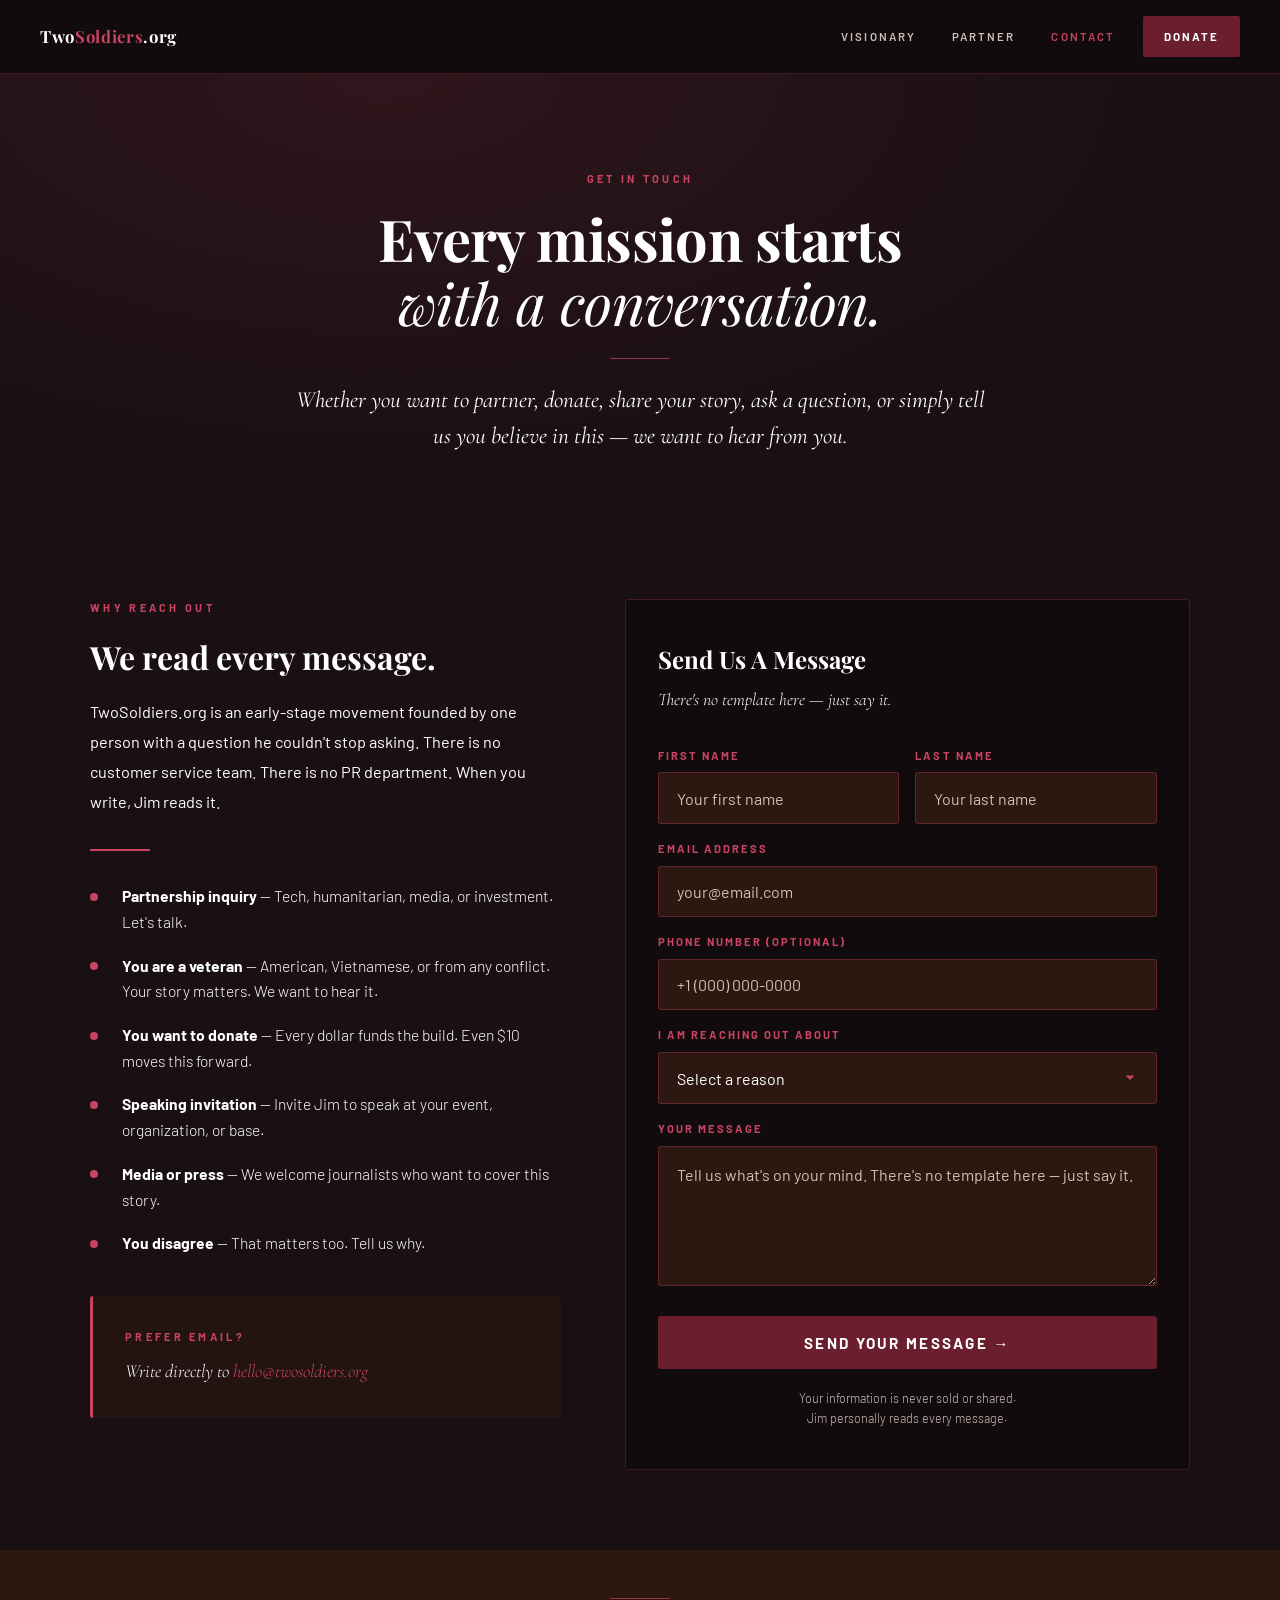
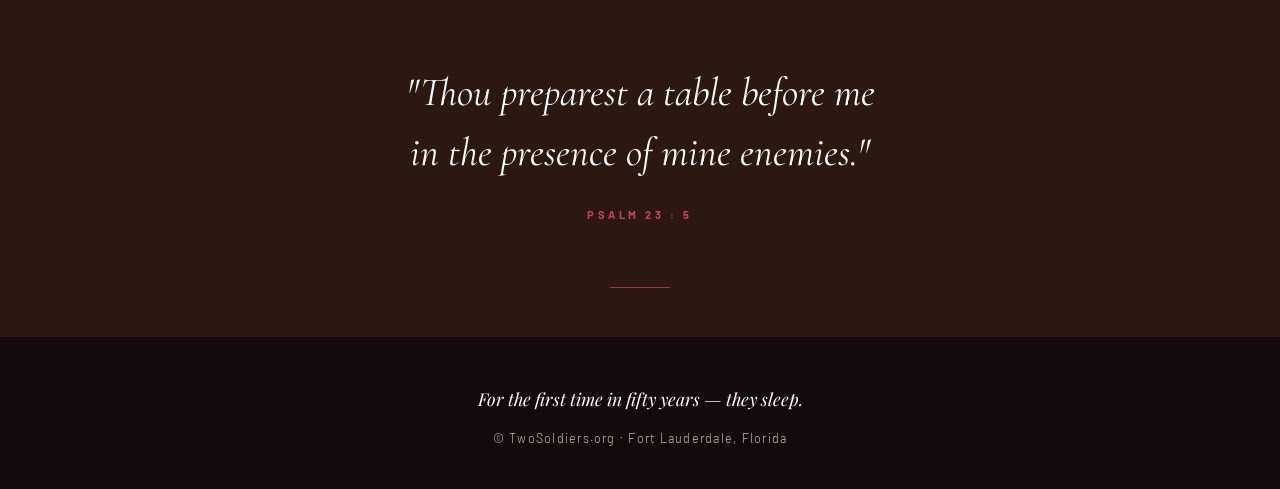
<file: contact.html>
<!DOCTYPE html>
<html lang="en">
<head>
<meta charset="UTF-8">
<meta name="viewport" content="width=device-width, initial-scale=1.0">
<title>Contact — TwoSoldiers.org</title>
<meta name="description" content="Every mission starts with a conversation. Partner with us, share your story, donate, or invite Jim to speak.">
<link rel="preconnect" href="https://fonts.googleapis.com">
<link rel="preconnect" href="https://fonts.gstatic.com" crossorigin>
<link href="https://fonts.googleapis.com/css2?family=Playfair+Display:ital,wght@0,400;0,700;0,900;1,400;1,700&family=Cormorant+Garamond:ital,wght@0,300;0,400;1,300;1,400;1,600&family=Barlow:wght@200;300;400;500;600;700&display=swap" rel="stylesheet">
<link rel="stylesheet" href="/css/twosoldiers.css">
<script src="https://www.google.com/recaptcha/api.js" async defer></script>
  <style>
  /* Contact page-specific */
  .contact-layout {
    padding: 5rem 2rem;
    background: var(--night);
  }
  .contact-grid {
    max-width: 1100px;
    margin: 0 auto;
    display: grid;
    grid-template-columns: 1fr 1.2fr;
    gap: 4rem;
  }
  .contact-info-head {
    font-family: 'Playfair Display', serif;
    font-size: clamp(1.6rem, 2.6vw, 2rem);
    font-weight: 700;
    color: var(--text-primary);
    margin-bottom: 1.25rem;
    line-height: 1.25;
  }
  .contact-info-body {
    font-family: 'Barlow', sans-serif;
    font-size: 1.02rem;
    font-weight: 400;
    line-height: 1.85;
    color: var(--text-body);
    margin-bottom: 2rem;
  }
  .info-divider {
    width: 60px; height: 2px;
    background: var(--cherry-bright);
    margin: 2rem 0;
  }

  .reason-list {
    list-style: none;
    margin-top: 1rem;
  }
  .reason {
    display: grid;
    grid-template-columns: 16px 1fr;
    gap: 1rem;
    margin-bottom: 1.1rem;
    align-items: start;
  }
  .reason-dot {
    width: 8px; height: 8px;
    border-radius: 50%;
    background: var(--cherry-bright);
    margin-top: 0.6rem;
  }
  .reason-text {
    font-family: 'Barlow', sans-serif;
    font-size: 0.98rem;
    line-height: 1.65;
    color: var(--text-body);
  }
  .reason-text strong {
    color: var(--text-primary);
    font-weight: 700;
  }

  /* Form */
  .contact-form {
    background: var(--night-deep);
    padding: 2.5rem 2rem;
    border: 1px solid rgba(178, 58, 80, 0.3);
    border-radius: 4px;
  }
  .form-head {
    font-family: 'Playfair Display', serif;
    font-size: 1.5rem; font-weight: 700;
    color: var(--text-primary);
    margin-bottom: 0.5rem;
  }
  .form-sub {
    font-family: 'Cormorant Garamond', serif;
    font-style: italic;
    font-size: 1.1rem;
    color: var(--text-body);
    margin-bottom: 2rem;
    line-height: 1.6;
  }
  .btn-send {
    width: 100%;
    background: var(--cherry);
    color: #FFFFFF;
    border: none;
    padding: 1.1rem;
    font-family: 'Barlow', sans-serif;
    font-size: 0.95rem; font-weight: 700;
    letter-spacing: 0.15em; text-transform: uppercase;
    border-radius: 3px;
    cursor: pointer;
    transition: background 0.2s;
    margin-top: 0.5rem;
  }
  .btn-send:hover { background: var(--cherry-bright); }

  .form-note {
    font-family: 'Barlow', sans-serif;
    font-size: 0.78rem;
    color: var(--text-soft);
    text-align: center;
    margin-top: 1.25rem;
    line-height: 1.6;
  }

  .success-msg {
    display: none;
    background: var(--espresso);
    border: 1px solid var(--cherry-bright);
    border-radius: 4px;
    padding: 1.75rem;
    text-align: center;
    margin-top: 1rem;
  }
  .success-msg.active { display: block; }
  .success-msg p {
    font-family: 'Playfair Display', serif;
    font-style: italic;
    font-size: 1.05rem;
    color: var(--text-primary);
  }

  /* Direct contact card */
  .direct-contact {
    margin-top: 2.5rem;
    padding: 2rem;
    background: rgba(44, 24, 16, 0.5);
    border-left: 3px solid var(--cherry-bright);
    border-radius: 3px;
  }
  .direct-contact-label {
    font-size: 11px;
    font-weight: 700;
    letter-spacing: 0.3em;
    text-transform: uppercase;
    color: var(--cherry-bright);
    margin-bottom: 0.75rem;
  }
  .direct-contact-text {
    font-family: 'Cormorant Garamond', serif;
    font-style: italic;
    font-size: 1.15rem;
    color: var(--text-primary);
    line-height: 1.55;
  }

  @media (max-width: 720px) {
    .contact-layout { padding: 3rem 1.25rem; }
    .contact-grid { grid-template-columns: 1fr; gap: 2.5rem; }
    .contact-form { padding: 2rem 1.5rem; }
  }
</style>
</head>
<body>

<!-- SHARED HEADER -->
<div data-include="/partials/header.html"></div>

<!-- HERO -->
<section class="page-hero">
  <div class="container-narrow">
    <p class="section-label">Get In Touch</p>
    <h1 class="page-headline">Every mission starts<br><em>with a conversation.</em></h1>
    <div class="divider-thin"></div>
    <p class="page-sub">Whether you want to partner, donate, share your story, ask a question, or simply tell us you believe in this — we want to hear from you.</p>
  </div>
</section>

<!-- CONTACT LAYOUT -->
<section class="contact-layout">
  <div class="contact-grid">

    <!-- LEFT: Why reach out -->
    <div>
      <p class="section-label">Why reach out</p>
      <h2 class="contact-info-head">We read every message.</h2>
      <p class="contact-info-body">TwoSoldiers.org is an early-stage movement founded by one person with a question he couldn't stop asking. There is no customer service team. There is no PR department. When you write, Jim reads it.</p>
      <div class="info-divider"></div>
      <ul class="reason-list">
        <li class="reason">
          <div class="reason-dot"></div>
          <p class="reason-text"><strong>Partnership inquiry</strong> — Tech, humanitarian, media, or investment. Let's talk.</p>
        </li>
        <li class="reason">
          <div class="reason-dot"></div>
          <p class="reason-text"><strong>You are a veteran</strong> — American, Vietnamese, or from any conflict. Your story matters. We want to hear it.</p>
        </li>
        <li class="reason">
          <div class="reason-dot"></div>
          <p class="reason-text"><strong>You want to donate</strong> — Every dollar funds the build. Even $10 moves this forward.</p>
        </li>
        <li class="reason">
          <div class="reason-dot"></div>
          <p class="reason-text"><strong>Speaking invitation</strong> — Invite Jim to speak at your event, organization, or base.</p>
        </li>
        <li class="reason">
          <div class="reason-dot"></div>
          <p class="reason-text"><strong>Media or press</strong> — We welcome journalists who want to cover this story.</p>
        </li>
        <li class="reason">
          <div class="reason-dot"></div>
          <p class="reason-text"><strong>You disagree</strong> — That matters too. Tell us why.</p>
        </li>
      </ul>

      <div class="direct-contact">
        <p class="direct-contact-label">Prefer Email?</p>
        <p class="direct-contact-text">Write directly to <a href="mailto:hello@twosoldiers.org">hello@twosoldiers.org</a></p>
      </div>
    </div>

    <!-- RIGHT: Form -->
    <div class="contact-form">
    <p class="form-head">Send Us A Message</p>
    <p class="form-sub">There's no template here — just say it.</p>

    <form id="contactForm">

        <div class="form-row">
            <div class="form-group">
                <label class="form-label" for="fname">First Name</label>
                <input class="form-input" id="fname" name="first_name" type="text" placeholder="Your first name" required>
            </div>

            <div class="form-group">
                <label class="form-label" for="lname">Last Name</label>
                <input class="form-input" id="lname" name="last_name" type="text" placeholder="Your last name" required>
            </div>
        </div>

        <div class="form-group">
            <label class="form-label" for="email">Email Address</label>
            <input class="form-input" id="email" name="email" type="email" placeholder="your@email.com" required>
        </div>

        <div class="form-group">
            <label class="form-label" for="phone">Phone Number (Optional)</label>
            <input class="form-input" id="phone" name="phone" type="tel" placeholder="+1 (000) 000-0000">
        </div>

        <div class="form-group">
            <label class="form-label" for="reason">I Am Reaching Out About</label>
            <select class="form-select" id="reason" name="reason">
                <option value="">Select a reason</option>
                <option value="partnership">Partnership — Tech, humanitarian, or investment</option>
                <option value="veteran">I am a veteran and want to share my story</option>
                <option value="donate">I want to donate or support the mission</option>
                <option value="speaking">Speaking invitation for Jim Blackburn</option>
                <option value="media">Media or press inquiry</option>
                <option value="other">Something else</option>
            </select>
        </div>

        <div class="form-group">
            <label class="form-label" for="message">Your Message</label>
            <textarea class="form-textarea" id="message" name="message" placeholder="Tell us what's on your mind. There's no template here — just say it." required></textarea>
        </div>
<div class="g-recaptcha" data-sitekey="6LdoRPwsAAAAAN8eNBgo7xW-a8EF60qyoSGN4pTA"></div>     
      
        <input type="hidden" name="_subject" value="New Contact Form Submission">

   

        <button class="btn-send" type="submit">
            Send Your Message →
        </button>

        <p id="form-status"></p>
        <p class="form-note">
            Your information is never sold or shared.<br>
            Jim personally reads every message.
        </p>

    </form>
</div>
      <div id="successMsg" class="success-msg">
        <p>Thank you. Your message has been received.<br>Jim will respond personally.</p>
      </div>
    </div>

  </div>
</section>

<!-- PSALM -->
<section class="psalm">
  <div class="container-narrow">
    <p class="psalm-text">"Thou preparest a table before me<br>in the presence of mine enemies."</p>
    <p class="psalm-ref">Psalm 23 : 5</p>
  </div>
</section>

<!-- SHARED FOOTER -->
<div data-include="/partials/footer.html"></div>

<script src="/js/components.js"></script>
<script>
  function handleSubmit(e) {
    e.preventDefault();
    document.getElementById('contactForm').style.display = 'none';
    document.getElementById('successMsg').classList.add('active');
  }
</script><script>
document.addEventListener("DOMContentLoaded", function(){

    const form = document.getElementById("contactForm");

    form.addEventListener("submit", async function(e){

        e.preventDefault();

        const status = document.getElementById("form-status");
        const button = form.querySelector(".btn-send");

        // Captcha validation
        const captcha = grecaptcha.getResponse();

        if(captcha.length === 0){
            status.innerHTML = "❌ Please complete reCAPTCHA";
            status.style.color = "red";
            return;
        }

        button.disabled = true;
        button.innerText = "Sending...";

        status.innerHTML = "";

        const formData = new FormData(form);

        try{

            const response = await fetch(
                "https://formspree.io/f/mykvnzpk",
                {
                    method:"POST",
                    body:formData,
                    headers:{
                        Accept:"application/json"
                    }
                }
            );

            if(response.ok){

                status.innerHTML = "✅ Message sent successfully!";
                status.style.color = "green";

                form.reset();
                grecaptcha.reset();

            }else{

                status.innerHTML = "❌ Something went wrong";
                status.style.color = "red";
            }

        }catch(error){

            status.innerHTML = "❌ Network error";
            status.style.color = "red";
        }

        button.disabled = false;
        button.innerText = "Send Your Message →";

    });

});
</script>
</body>
</html>
</file>
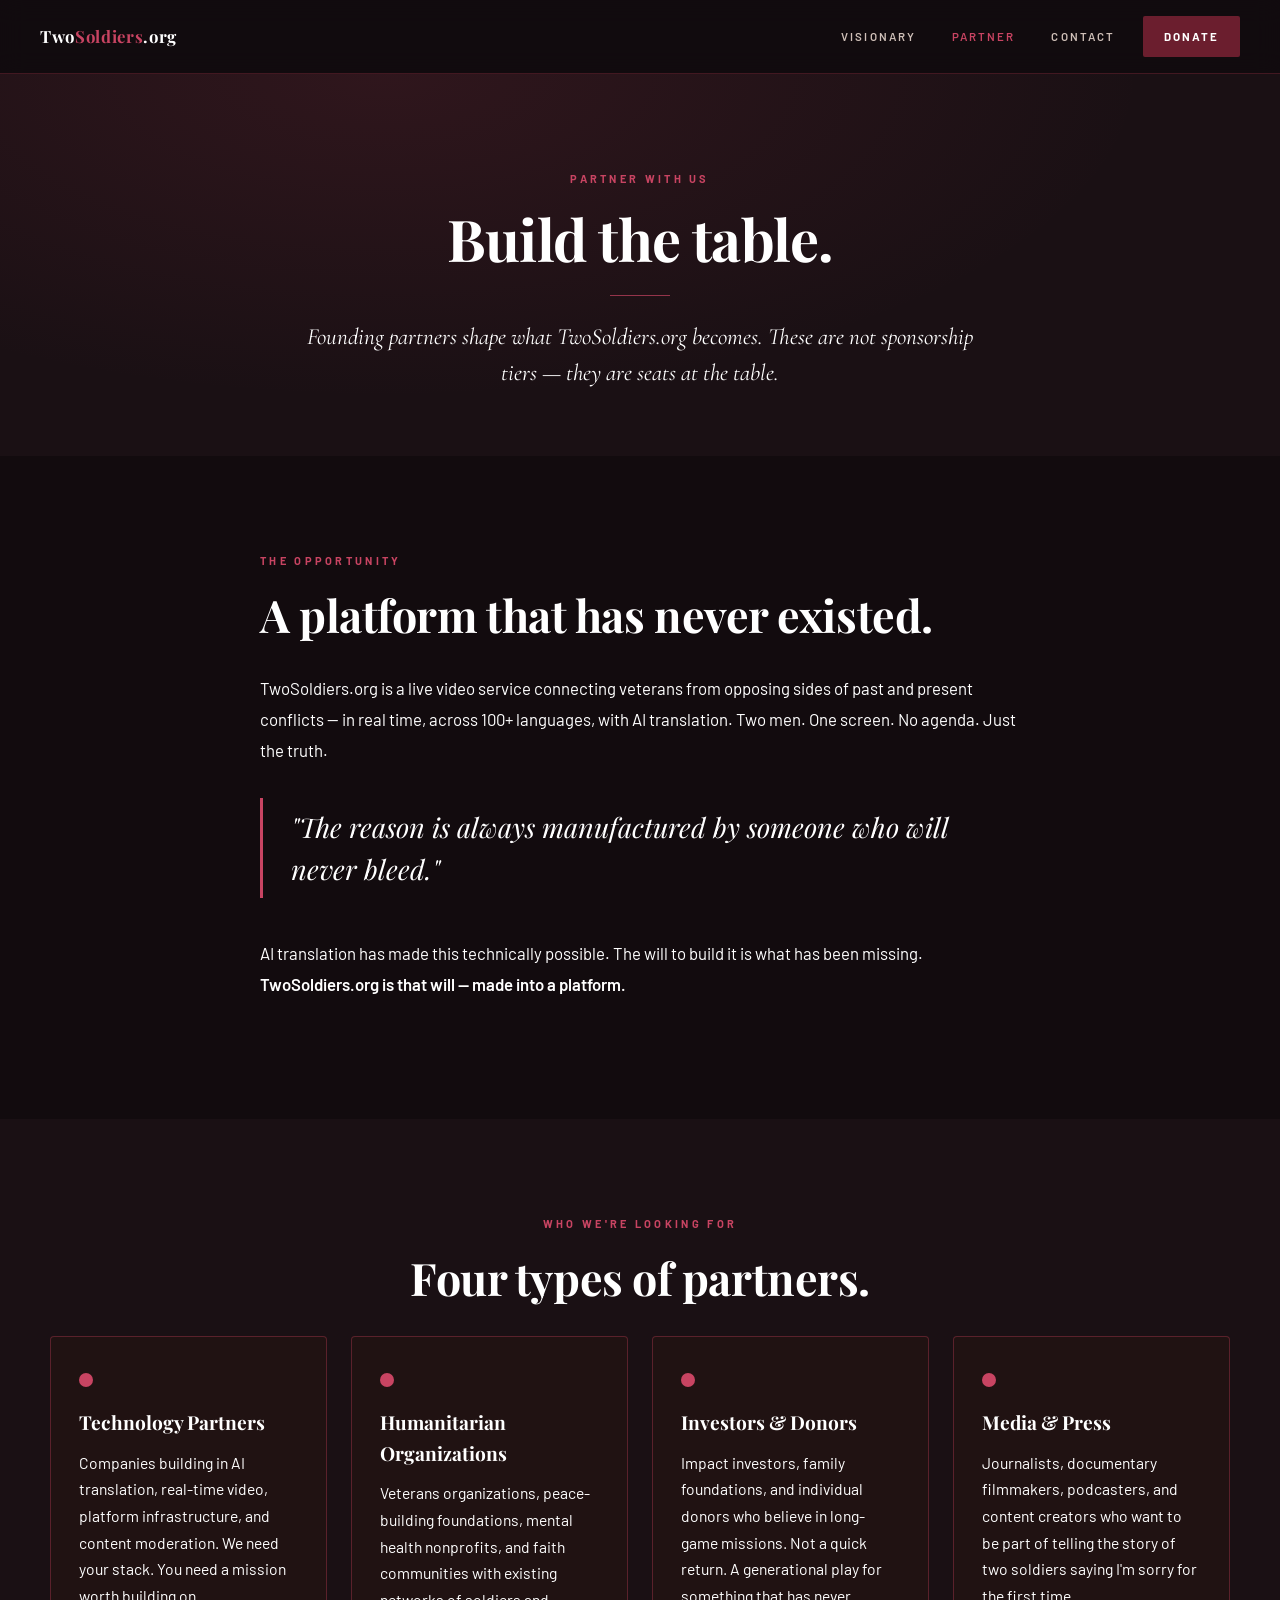
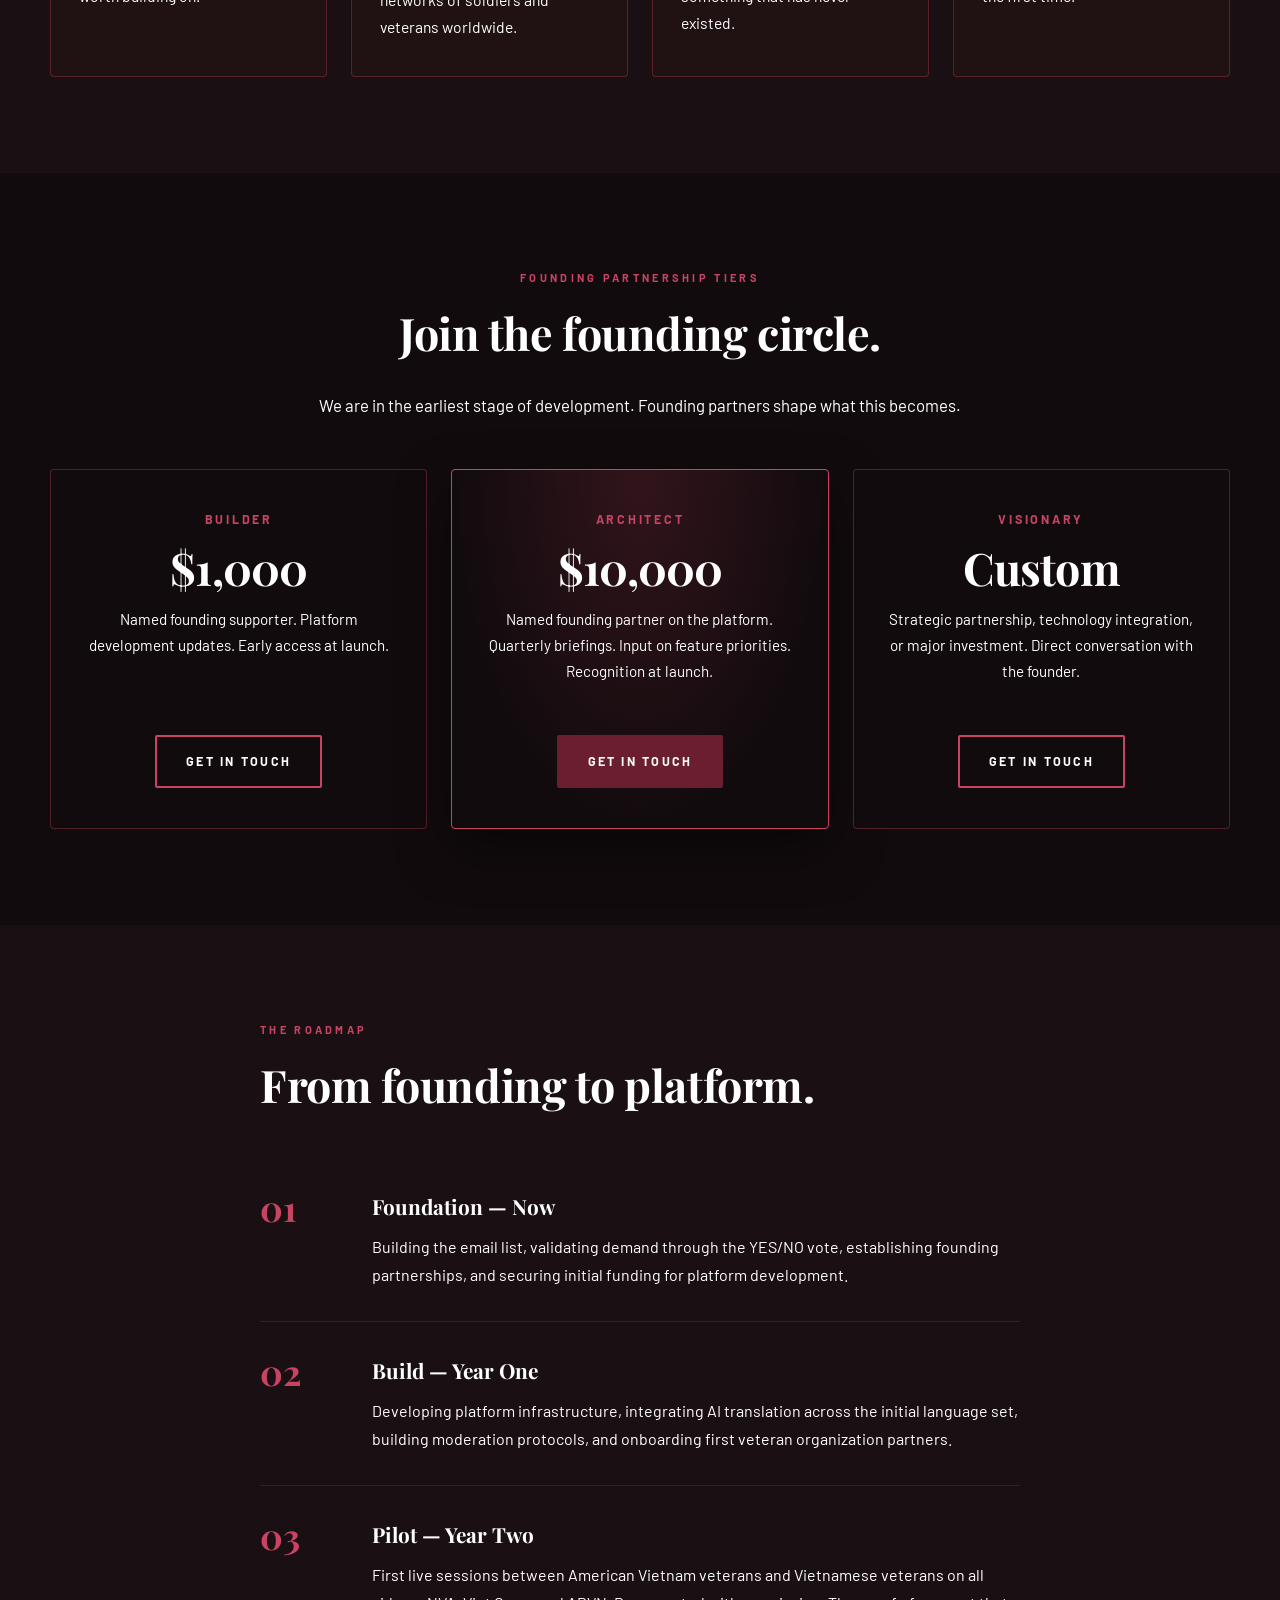
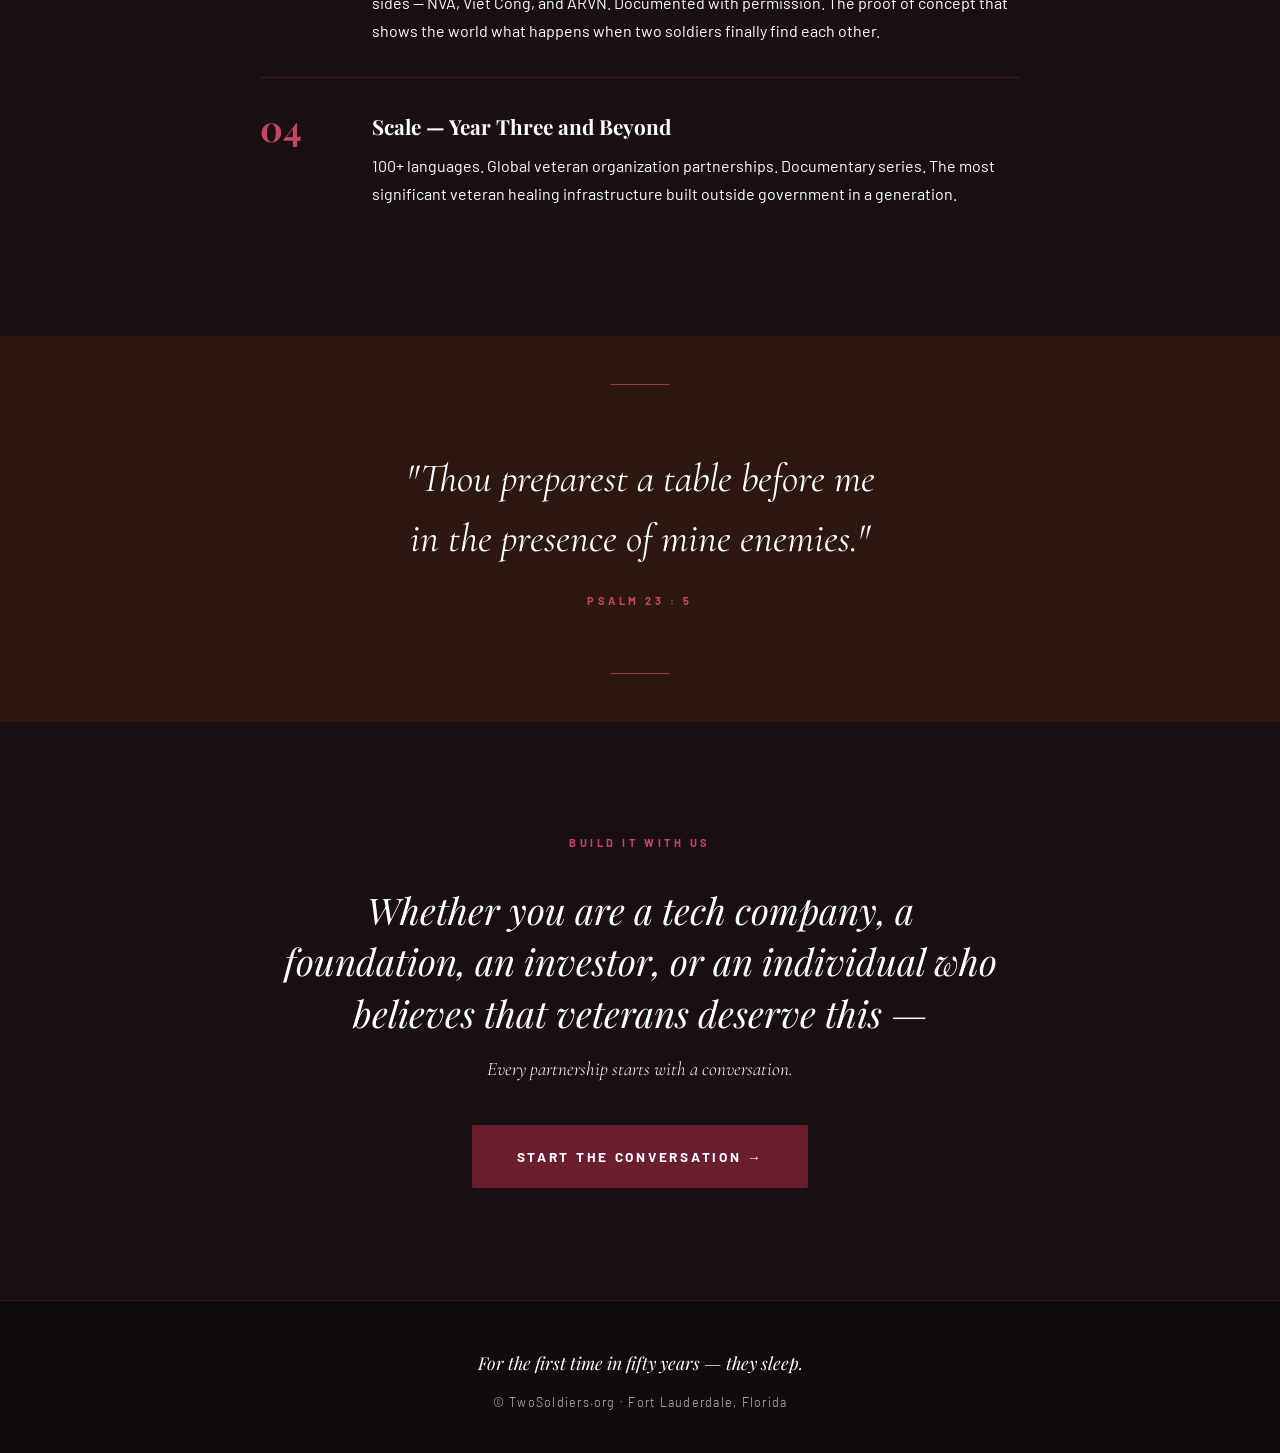
<file: partner.html>
<!DOCTYPE html>
<html lang="en">
<head>
<meta charset="UTF-8">
<meta name="viewport" content="width=device-width, initial-scale=1.0">
<title>Partner With Us — TwoSoldiers.org</title>
<meta name="description" content="Founding partnerships shape what TwoSoldiers.org becomes. Tech companies, foundations, investors, and humanitarian organizations — seats at the table.">
<link rel="preconnect" href="https://fonts.googleapis.com">
<link rel="preconnect" href="https://fonts.gstatic.com" crossorigin>
<link href="https://fonts.googleapis.com/css2?family=Playfair+Display:ital,wght@0,400;0,700;0,900;1,400;1,700&family=Cormorant+Garamond:ital,wght@0,300;0,400;1,300;1,400;1,600&family=Barlow:wght@200;300;400;500;600;700&display=swap" rel="stylesheet">
<link rel="stylesheet" href="/css/twosoldiers.css">
<style>
  /* Partner page-specific */
  .partner-grid {
    display: grid;
    grid-template-columns: repeat(auto-fit, minmax(260px, 1fr));
    gap: 1.5rem;
    margin-top: 2rem;
  }
  .partner-card {
    padding: 2.25rem 1.75rem;
    border: 1px solid rgba(178, 58, 80, 0.4);
    border-radius: 4px;
    background: rgba(44, 24, 16, 0.4);
    transition: all 0.2s;
  }
  .partner-card:hover {
    border-color: var(--cherry-bright);
    transform: translateY(-3px);
  }
  .card-icon {
    width: 14px; height: 14px;
    border-radius: 50%;
    background: var(--cherry-bright);
    margin-bottom: 1.25rem;
  }
  .card-title {
    font-family: 'Playfair Display', serif;
    font-size: 1.2rem; font-weight: 700;
    color: var(--text-primary);
    margin-bottom: 0.75rem;
  }
  .card-desc {
    font-family: 'Barlow', sans-serif;
    font-size: 0.98rem; font-weight: 400;
    line-height: 1.7; color: var(--text-body);
  }

  /* Tiers */
  .tier-grid {
    display: grid;
    grid-template-columns: repeat(auto-fit, minmax(280px, 1fr));
    gap: 1.5rem;
    margin-top: 3rem;
  }
  .tier {
    padding: 2.5rem 2rem;
    border: 1px solid rgba(178, 58, 80, 0.4);
    border-radius: 4px;
    background: var(--night-deep);
    text-align: center;
    transition: all 0.2s;
  }
  .tier:hover { transform: translateY(-3px); }
  .tier.featured {
    border-color: var(--cherry-bright);
    background:
      radial-gradient(ellipse at center top, rgba(178, 58, 80, 0.2), transparent 70%),
      var(--night-deep);
    box-shadow: 0 20px 50px rgba(0, 0, 0, 0.5);
  }
  .tier-name {
    font-family: 'Barlow', sans-serif;
    font-size: 0.78rem; font-weight: 700;
    letter-spacing: 0.22em; text-transform: uppercase;
    color: var(--cherry-bright);
    margin-bottom: 1rem;
  }
  .tier-amount {
    font-family: 'Playfair Display', serif;
    font-size: clamp(2.2rem, 4vw, 2.8rem);
    font-weight: 700; line-height: 1;
    color: var(--text-primary);
    margin-bottom: 1rem;
    letter-spacing: -0.02em;
  }
  .tier-desc {
    font-family: 'Barlow', sans-serif;
    font-size: 0.95rem; font-weight: 400;
    line-height: 1.7; color: var(--text-body);
    margin-bottom: 1.75rem;
    min-height: 100px;
  }
  .tier-btn {
    display: inline-block;
    background: transparent; color: var(--text-primary);
    font-family: 'Barlow', sans-serif;
    font-size: 0.78rem; font-weight: 700;
    letter-spacing: 0.18em; text-transform: uppercase;
    padding: 0.9rem 1.8rem; text-decoration: none;
    border: 2px solid var(--cherry-bright);
    border-radius: 2px;
    transition: all 0.2s;
  }
  .tier-btn:hover { background: var(--cherry-bright); color: #FFFFFF; }
  .tier.featured .tier-btn {
    background: var(--cherry);
    border-color: var(--cherry);
  }
  .tier.featured .tier-btn:hover {
    background: var(--cherry-bright);
    border-color: var(--cherry-bright);
  }

  /* Roadmap */
  .roadmap {
    margin-top: 3rem;
    list-style: none;
  }
  .roadmap-item {
    display: grid;
    grid-template-columns: 80px 1fr;
    gap: 2rem;
    padding: 2rem 0;
    border-bottom: 1px solid rgba(178, 58, 80, 0.25);
  }
  .roadmap-item:last-child { border-bottom: none; }
  .roadmap-num {
    font-family: 'Playfair Display', serif;
    font-size: 2.2rem; font-weight: 700;
    color: var(--cherry-bright);
    line-height: 1;
  }
  .roadmap-title {
    font-family: 'Playfair Display', serif;
    font-size: 1.3rem; font-weight: 700;
    color: var(--text-primary);
    margin-bottom: 0.6rem;
  }
  .roadmap-desc {
    font-family: 'Barlow', sans-serif;
    font-size: 1rem; font-weight: 400;
    line-height: 1.75; color: var(--text-body);
  }

  .cta-section {
    padding: 7rem 2rem;
    background: var(--night);
    text-align: center;
  }
  .cta-head {
    font-family: 'Playfair Display', serif;
    font-style: italic;
    font-size: clamp(1.7rem, 3vw, 2.3rem);
    font-weight: 400; line-height: 1.4;
    color: var(--text-primary);
    max-width: 720px; margin: 0 auto 1rem;
  }
  .cta-sub {
    font-family: 'Cormorant Garamond', serif;
    font-style: italic;
    font-size: 1.2rem;
    color: var(--text-body);
    max-width: 620px;
    margin: 0 auto 2.5rem;
    line-height: 1.6;
  }

  @media (max-width: 720px) {
    .roadmap-item { grid-template-columns: 60px 1fr; gap: 1.25rem; padding: 1.5rem 0; }
    .roadmap-num { font-size: 1.8rem; }
    .cta-section { padding: 5rem 1.25rem; }
  }
</style>
</head>
<body>

<!-- SHARED HEADER -->
<div data-include="/partials/header.html"></div>

<!-- HERO -->
<section class="page-hero">
  <div class="container-narrow">
    <p class="section-label">Partner With Us</p>
    <h1 class="page-headline">Build the table.</h1>
    <div class="divider-thin"></div>
    <p class="page-sub">Founding partners shape what TwoSoldiers.org becomes. These are not sponsorship tiers — they are seats at the table.</p>
  </div>
</section>

<!-- THE WHY -->
<section class="section section-dark">
  <div class="container-narrow">
    <p class="section-label">The opportunity</p>
    <h2 class="section-head">A platform that has never existed.</h2>
    <p class="body-text">TwoSoldiers.org is a live video service connecting veterans from opposing sides of past and present conflicts — in real time, across 100+ languages, with AI translation. Two men. One screen. No agenda. Just the truth.</p>
    <p class="pull-quote">"The reason is always manufactured by someone who will never bleed."</p>
    <p class="body-text">AI translation has made this technically possible. The will to build it is what has been missing. <strong>TwoSoldiers.org is that will — made into a platform.</strong></p>
  </div>
</section>

<!-- WHO WE ARE LOOKING FOR -->
<section class="section">
  <div class="container">
    <p class="section-label" style="text-align: center;">Who we're looking for</p>
    <h2 class="section-head" style="text-align: center;">Four types of partners.</h2>
    <div class="partner-grid">
      <div class="partner-card">
        <div class="card-icon"></div>
        <p class="card-title">Technology Partners</p>
        <p class="card-desc">Companies building in AI translation, real-time video, platform infrastructure, and content moderation. We need your stack. You need a mission worth building on.</p>
      </div>
      <div class="partner-card">
        <div class="card-icon"></div>
        <p class="card-title">Humanitarian Organizations</p>
        <p class="card-desc">Veterans organizations, peace-building foundations, mental health nonprofits, and faith communities with existing networks of soldiers and veterans worldwide.</p>
      </div>
      <div class="partner-card">
        <div class="card-icon"></div>
        <p class="card-title">Investors &amp; Donors</p>
        <p class="card-desc">Impact investors, family foundations, and individual donors who believe in long-game missions. Not a quick return. A generational play for something that has never existed.</p>
      </div>
      <div class="partner-card">
        <div class="card-icon"></div>
        <p class="card-title">Media &amp; Press</p>
        <p class="card-desc">Journalists, documentary filmmakers, podcasters, and content creators who want to be part of telling the story of two soldiers saying I'm sorry for the first time.</p>
      </div>
    </div>
  </div>
</section>

<!-- FOUNDING TIERS -->
<section class="section section-dark">
  <div class="container">
    <p class="section-label" style="text-align: center;">Founding partnership tiers</p>
    <h2 class="section-head" style="text-align: center;">Join the founding circle.</h2>
    <p class="body-text" style="text-align: center; max-width: 720px; margin: 0 auto;">We are in the earliest stage of development. Founding partners shape what this becomes.</p>
    <div class="tier-grid">
      <div class="tier">
        <p class="tier-name">Builder</p>
        <p class="tier-amount">$1,000</p>
        <p class="tier-desc">Named founding supporter. Platform development updates. Early access at launch.</p>
        <a class="tier-btn" href="/contact">Get In Touch</a>
      </div>
      <div class="tier featured">
        <p class="tier-name">Architect</p>
        <p class="tier-amount">$10,000</p>
        <p class="tier-desc">Named founding partner on the platform. Quarterly briefings. Input on feature priorities. Recognition at launch.</p>
        <a class="tier-btn" href="/contact">Get In Touch</a>
      </div>
      <div class="tier">
        <p class="tier-name">Visionary</p>
        <p class="tier-amount">Custom</p>
        <p class="tier-desc">Strategic partnership, technology integration, or major investment. Direct conversation with the founder.</p>
        <a class="tier-btn" href="/contact">Get In Touch</a>
      </div>
    </div>
  </div>
</section>

<!-- ROADMAP -->
<section class="section">
  <div class="container-narrow">
    <p class="section-label">The roadmap</p>
    <h2 class="section-head">From founding to platform.</h2>
    <ul class="roadmap">
      <li class="roadmap-item">
        <span class="roadmap-num">01</span>
        <div>
          <p class="roadmap-title">Foundation — Now</p>
          <p class="roadmap-desc">Building the email list, validating demand through the YES/NO vote, establishing founding partnerships, and securing initial funding for platform development.</p>
        </div>
      </li>
      <li class="roadmap-item">
        <span class="roadmap-num">02</span>
        <div>
          <p class="roadmap-title">Build — Year One</p>
          <p class="roadmap-desc">Developing platform infrastructure, integrating AI translation across the initial language set, building moderation protocols, and onboarding first veteran organization partners.</p>
        </div>
      </li>
      <li class="roadmap-item">
        <span class="roadmap-num">03</span>
        <div>
          <p class="roadmap-title">Pilot — Year Two</p>
          <p class="roadmap-desc">First live sessions between American Vietnam veterans and Vietnamese veterans on all sides — NVA, Viet Cong, and ARVN. Documented with permission. The proof of concept that shows the world what happens when two soldiers finally find each other.</p>
        </div>
      </li>
      <li class="roadmap-item">
        <span class="roadmap-num">04</span>
        <div>
          <p class="roadmap-title">Scale — Year Three and Beyond</p>
          <p class="roadmap-desc">100+ languages. Global veteran organization partnerships. Documentary series. The most significant veteran healing infrastructure built outside government in a generation.</p>
        </div>
      </li>
    </ul>
  </div>
</section>

<!-- PSALM -->
<section class="psalm">
  <div class="container-narrow">
    <p class="psalm-text">"Thou preparest a table before me<br>in the presence of mine enemies."</p>
    <p class="psalm-ref">Psalm 23 : 5</p>
  </div>
</section>

<!-- CTA -->
<section class="cta-section">
  <div class="container-narrow">
    <p class="eyebrow">Build It With Us</p>
    <p class="cta-head">Whether you are a tech company, a foundation, an investor, or an individual who believes that veterans deserve this —</p>
    <p class="cta-sub">Every partnership starts with a conversation.</p>
    <a href="/contact" class="btn-primary">Start The Conversation →</a>
  </div>
</section>

<!-- SHARED FOOTER -->
<div data-include="/partials/footer.html"></div>

<script src="/js/components.js"></script>
</body>
</html>
</file>
<file: css/twosoldiers.css>
/* ========================================================================
   TwoSoldiers.org — Shared Design System
   Linked by all pages: index.html, visionary.html, partner.html, contact.html
   ======================================================================== */

:root {
  /* Backgrounds */
  --night: #1A1014;
  --night-deep: #120B0E;
  --espresso: #2C1810;

  /* Burgundy — brand color */
  --cherry: #6B1E2E;
  --cherry-bright: #C84462;
  --cherry-glow: #E85574;

  /* Text — pure white for body, reserved softness for meta only */
  --text-primary: #FFFFFF;
  --text-strong: #FFFFFF;
  --text-body: #FFFFFF;
  --text-warm: #F5EBE0;
  --text-soft: #CFC0B8;
  --text-quiet: #9A8B83;
}

* { box-sizing: border-box; margin: 0; padding: 0; }
html { scroll-behavior: smooth; }
body {
  background: var(--night);
  color: var(--text-body);
  font-family: 'Barlow', sans-serif;
  font-weight: 300;
  line-height: 1.6;
  -webkit-font-smoothing: antialiased;
  overflow-x: hidden;
}

a { color: var(--cherry-bright); text-decoration: none; transition: color 0.2s; }
a:hover { color: var(--cherry-glow); }

/* ============ NAV ============ */
/* Default: visible sticky nav (used by visionary/partner/contact)
   Homepage overrides this with .nav.nav-hidden-initial */
.nav {
  position: sticky; top: 0; z-index: 100;
  background: rgba(18, 11, 14, 0.94);
  backdrop-filter: blur(12px);
  -webkit-backdrop-filter: blur(12px);
  border-bottom: 1px solid rgba(178, 58, 80, 0.3);
  padding: 1rem 2.5rem;
  display: flex; align-items: center; justify-content: space-between;
  gap: 1rem; flex-wrap: wrap;
  transition: transform 0.5s ease, opacity 0.5s ease;
}
.nav-logo {
  font-family: 'Playfair Display', serif;
  font-size: 1.05rem; font-weight: 700;
  color: var(--text-primary);
  letter-spacing: 0.04em; text-decoration: none;
}
.nav-logo span { color: var(--cherry-bright); }
.nav-links { display: flex; gap: 0.25rem; align-items: center; flex-wrap: wrap; }
.nav-link {
  color: var(--text-soft);
  font-size: 0.72rem; font-weight: 600;
  letter-spacing: 0.18em; text-transform: uppercase;
  padding: 0.55rem 1rem; text-decoration: none;
  transition: color 0.2s;
}
.nav-link:hover { color: var(--text-primary); }
.nav-link.active { color: var(--cherry-bright); }
.nav-donate {
  background: var(--cherry); color: #FFFFFF;
  font-size: 0.72rem; font-weight: 700;
  letter-spacing: 0.18em; text-transform: uppercase;
  padding: 0.7rem 1.3rem; border-radius: 2px;
  text-decoration: none; margin-left: 0.5rem;
  transition: background 0.2s;
}
.nav-donate:hover { background: var(--cherry-bright); color: #FFFFFF; }

/* Hidden-initial variant for homepage video-first layout */
.nav-hidden-initial {
  position: fixed; left: 0; right: 0;
  transform: translateY(-100%);
  opacity: 0;
  pointer-events: none;
}
.nav-hidden-initial.nav-visible {
  transform: translateY(0);
  opacity: 1;
  pointer-events: auto;
}

/* ============ SHARED CONTAINERS ============ */
.container { max-width: 1180px; margin: 0 auto; position: relative; z-index: 2; }
.container-narrow { max-width: 760px; margin: 0 auto; position: relative; z-index: 2; }

/* ============ SHARED TYPOGRAPHY ============ */
.eyebrow {
  font-size: 11px; font-weight: 700;
  letter-spacing: 0.32em; text-transform: uppercase;
  color: var(--cherry-bright);
  margin-bottom: 2rem; text-align: center;
}

.page-headline {
  font-family: 'Playfair Display', serif;
  font-size: clamp(2rem, 5vw, 3.6rem);
  font-weight: 700; line-height: 1.1;
  color: var(--text-primary);
  text-align: center; margin-bottom: 1.5rem;
  letter-spacing: -0.01em;
}
.page-headline em { font-style: italic; font-weight: 400; color: var(--text-body); }

.page-sub {
  font-family: 'Cormorant Garamond', serif;
  font-style: italic; font-weight: 400;
  font-size: clamp(1.15rem, 2vw, 1.45rem);
  text-align: center; color: var(--text-body);
  margin: 0 auto 0;
  max-width: 700px; line-height: 1.55;
}

.section-label {
  font-size: 11px; font-weight: 700;
  letter-spacing: 0.3em; text-transform: uppercase;
  color: var(--cherry-bright);
  margin-bottom: 1.25rem;
}

.section-head {
  font-family: 'Playfair Display', serif;
  font-size: clamp(1.8rem, 3.6vw, 2.8rem);
  font-weight: 700; line-height: 1.15;
  color: var(--text-primary);
  margin-bottom: 2rem;
  letter-spacing: -0.01em;
}

.body-text {
  font-family: 'Barlow', sans-serif;
  font-size: 1.05rem; font-weight: 400;
  line-height: 1.85;
  color: var(--text-body);
  margin-bottom: 1.4rem;
}
.body-text strong { color: var(--text-primary); font-weight: 600; }
.body-text em { font-style: italic; color: var(--text-primary); }

.pull-quote {
  font-family: 'Playfair Display', serif;
  font-style: italic;
  font-size: clamp(1.35rem, 2.4vw, 1.7rem);
  line-height: 1.55; color: var(--text-primary);
  padding: 0.5rem 0 0.5rem 1.75rem;
  border-left: 3px solid var(--cherry-bright);
  margin: 2rem 0 2.5rem;
}

.divider-thin {
  width: 60px; height: 1px;
  background: var(--cherry-bright);
  margin: 1.5rem auto;
  opacity: 0.7;
}

/* ============ SHARED SECTIONS ============ */
.section {
  padding: 6rem 2rem;
}
.section-dark { background: var(--night-deep); }
.section-espresso { background: var(--espresso); }

.page-hero {
  padding: 6rem 2rem 4rem;
  background:
    radial-gradient(ellipse at 30% 0%, rgba(178, 58, 80, 0.14), transparent 60%),
    var(--night);
  text-align: center;
}

/* ============ PSALM (shared across pages) ============ */
.psalm {
  padding: 7rem 2rem;
  background: var(--espresso);
  text-align: center;
  position: relative;
}
.psalm::before, .psalm::after {
  content: ''; position: absolute;
  left: 50%; transform: translateX(-50%);
  width: 60px; height: 1px;
  background: var(--cherry-bright); opacity: 0.7;
}
.psalm::before { top: 3rem; }
.psalm::after { bottom: 3rem; }
.psalm-text {
  font-family: 'Cormorant Garamond', serif;
  font-style: italic;
  font-size: clamp(1.7rem, 3.2vw, 2.5rem);
  font-weight: 400; line-height: 1.5;
  color: var(--text-primary);
  max-width: 820px; margin: 0 auto 1.5rem;
}
.psalm-ref {
  font-size: 11px; font-weight: 700;
  letter-spacing: 0.32em; text-transform: uppercase;
  color: var(--cherry-bright);
}

/* ============ CTA BUTTONS ============ */
.btn-primary {
  display: inline-block;
  background: var(--cherry); color: #FFFFFF;
  font-family: 'Barlow', sans-serif;
  font-size: 0.85rem; font-weight: 700;
  letter-spacing: 0.2em; text-transform: uppercase;
  padding: 1.3rem 2.8rem; text-decoration: none;
  border: none; border-radius: 2px;
  cursor: pointer;
  transition: all 0.2s;
}
.btn-primary:hover {
  background: var(--cherry-bright);
  color: #FFFFFF;
  transform: translateY(-2px);
  box-shadow: 0 12px 32px rgba(178, 58, 80, 0.5);
}

.btn-ghost {
  display: inline-block;
  background: transparent; color: var(--text-primary);
  font-family: 'Barlow', sans-serif;
  font-size: 0.85rem; font-weight: 700;
  letter-spacing: 0.2em; text-transform: uppercase;
  padding: 1.2rem 2.6rem; text-decoration: none;
  border: 2px solid var(--cherry-bright);
  border-radius: 2px;
  cursor: pointer;
  transition: all 0.2s;
}
.btn-ghost:hover {
  background: var(--cherry-bright);
  color: #FFFFFF;
  transform: translateY(-2px);
}

/* ============ FORM ELEMENTS ============ */
.form-group { margin-bottom: 1rem; }
.form-row {
  display: grid;
  grid-template-columns: 1fr 1fr;
  gap: 1rem;
}
.form-label {
  display: block;
  font-family: 'Barlow', sans-serif;
  font-size: 0.7rem; font-weight: 700;
  letter-spacing: 0.18em; text-transform: uppercase;
  color: var(--cherry-bright);
  margin-bottom: 0.5rem;
}
.form-input, .form-select, .form-textarea {
  width: 100%;
  background: var(--espresso);
  border: 1px solid rgba(178, 58, 80, 0.4);
  color: var(--text-primary);
  padding: 0.95rem 1.1rem;
  font-family: 'Barlow', sans-serif;
  font-size: 1rem;
  border-radius: 3px;
  outline: none;
  transition: border-color 0.2s;
}
.form-input::placeholder, .form-textarea::placeholder { color: var(--text-soft); }
.form-input:focus, .form-select:focus, .form-textarea:focus { border-color: var(--cherry-bright); }
.form-textarea { min-height: 140px; resize: vertical; font-family: 'Barlow', sans-serif; line-height: 1.6; }
.form-select {
  appearance: none;
  -webkit-appearance: none;
  background-image: url("data:image/svg+xml,%3Csvg xmlns='http://www.w3.org/2000/svg' viewBox='0 0 20 20' fill='%23C84462'%3E%3Cpath d='M5.5 7.5L10 12l4.5-4.5z'/%3E%3C/svg%3E");
  background-repeat: no-repeat;
  background-position: right 1rem center;
  background-size: 1.25rem;
  padding-right: 2.75rem;
}

/* ============ FOOTER ============ */
.footer {
  background: var(--night-deep);
  padding: 3rem 2rem 2.5rem;
  border-top: 1px solid rgba(178, 58, 80, 0.25);
  text-align: center;
}
.footer-tagline {
  font-family: 'Playfair Display', serif;
  font-style: italic; font-size: 1.1rem;
  color: var(--text-body); margin-bottom: 1rem;
}
.footer-meta {
  font-size: 0.78rem; letter-spacing: 0.1em;
  color: var(--text-soft);
}
.footer-meta a { color: var(--cherry-bright); }
.footer-meta a:hover { color: var(--cherry-glow); }

/* ============ RESPONSIVE ============ */
@media (max-width: 720px) {
  .nav { padding: 0.85rem 1rem; }
  .nav-links { justify-content: center; }
  .nav-link { padding: 0.45rem 0.65rem; font-size: 0.66rem; letter-spacing: 0.12em; }
  .nav-donate { font-size: 0.66rem; padding: 0.55rem 0.95rem; }
  .page-hero { padding: 4rem 1.25rem 3rem; }
  .section { padding: 4.5rem 1.25rem; }
  .psalm { padding: 5rem 1.25rem; }
  .form-row { grid-template-columns: 1fr; }
  .pull-quote { padding-left: 1.25rem; }
}
</file>
